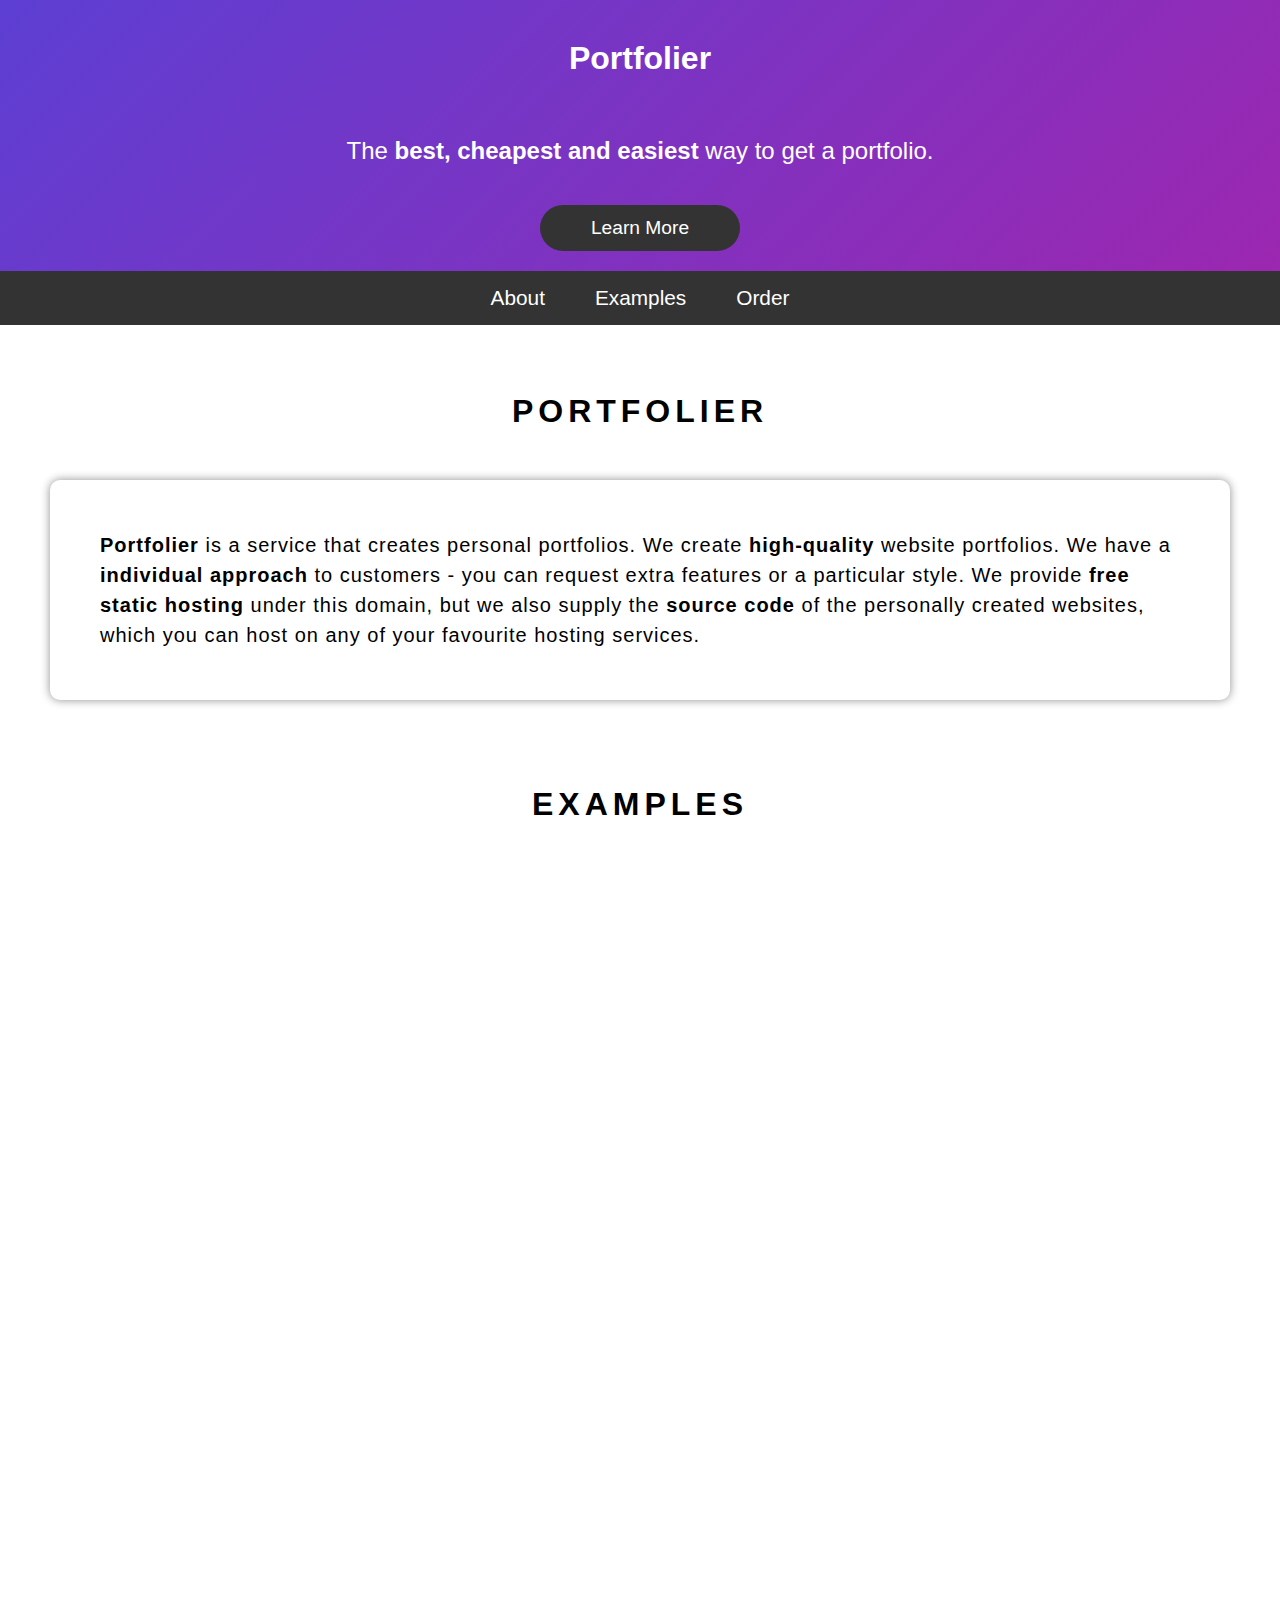
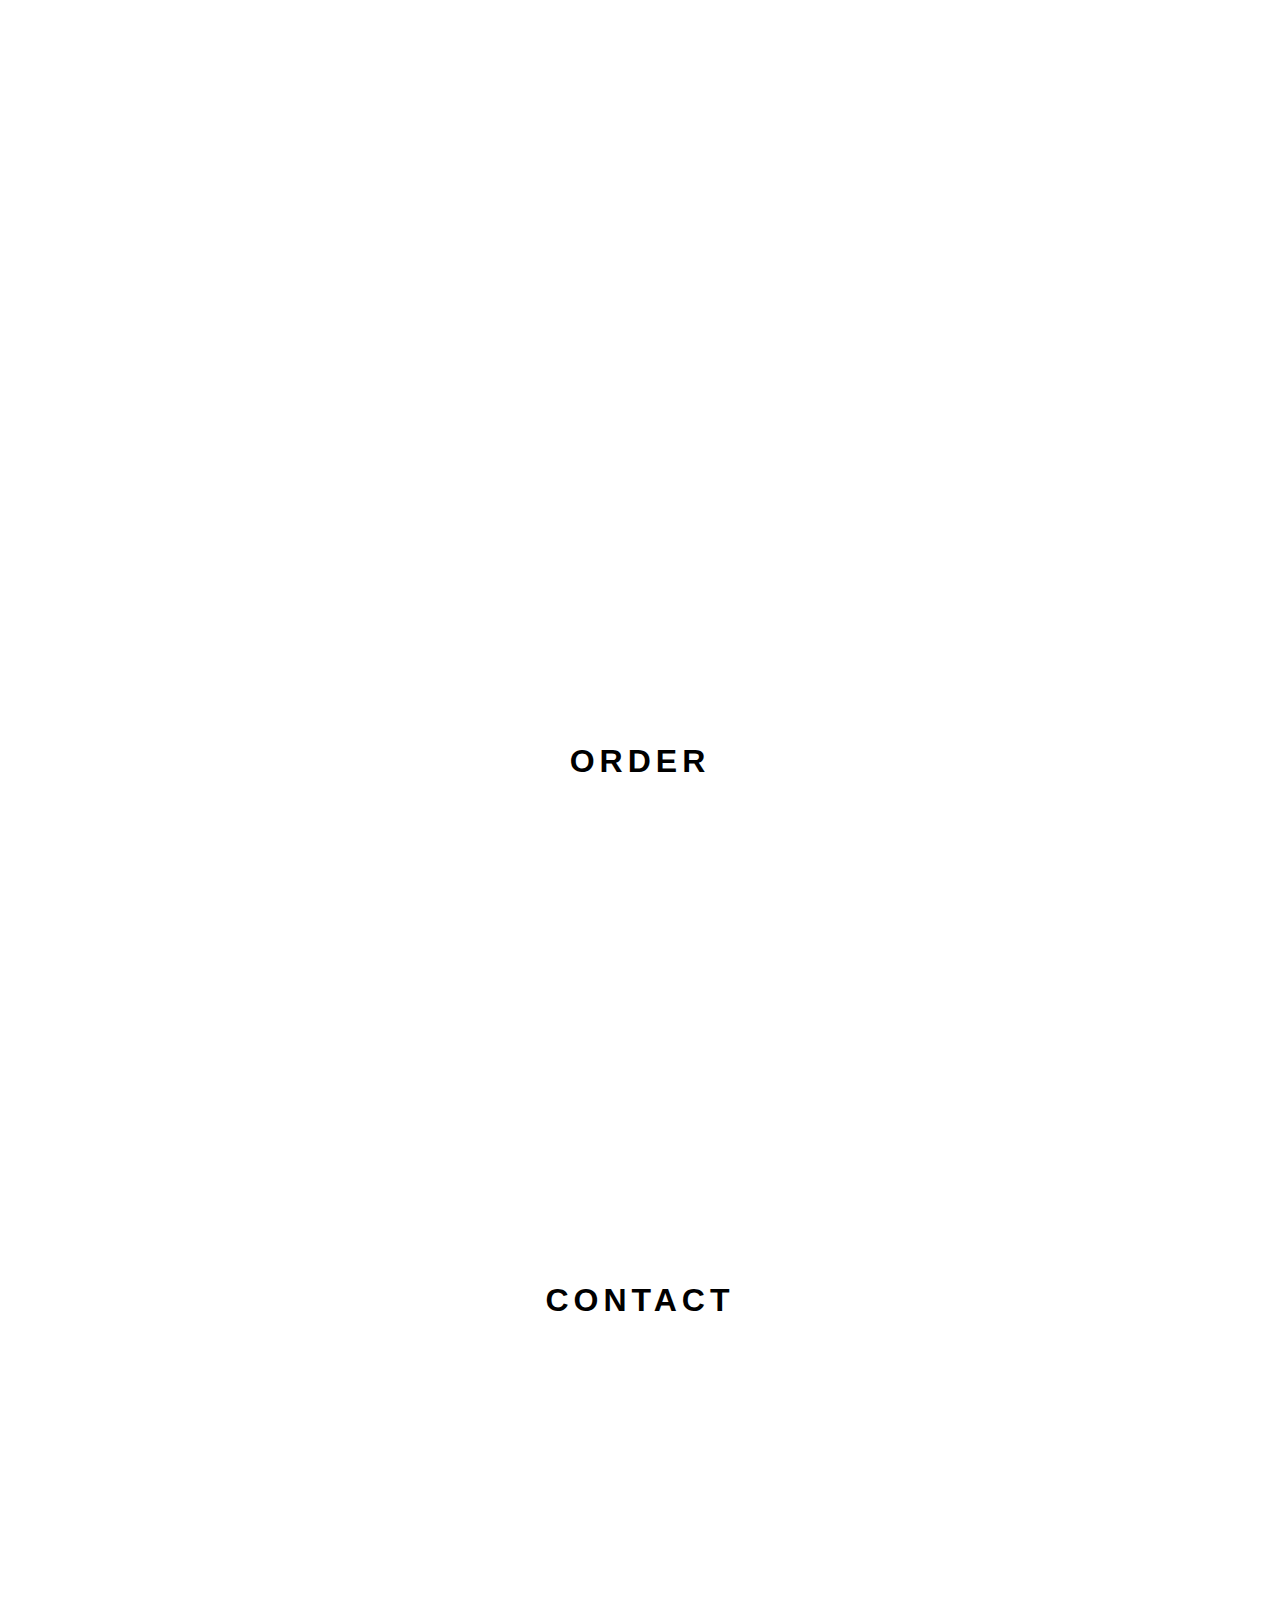
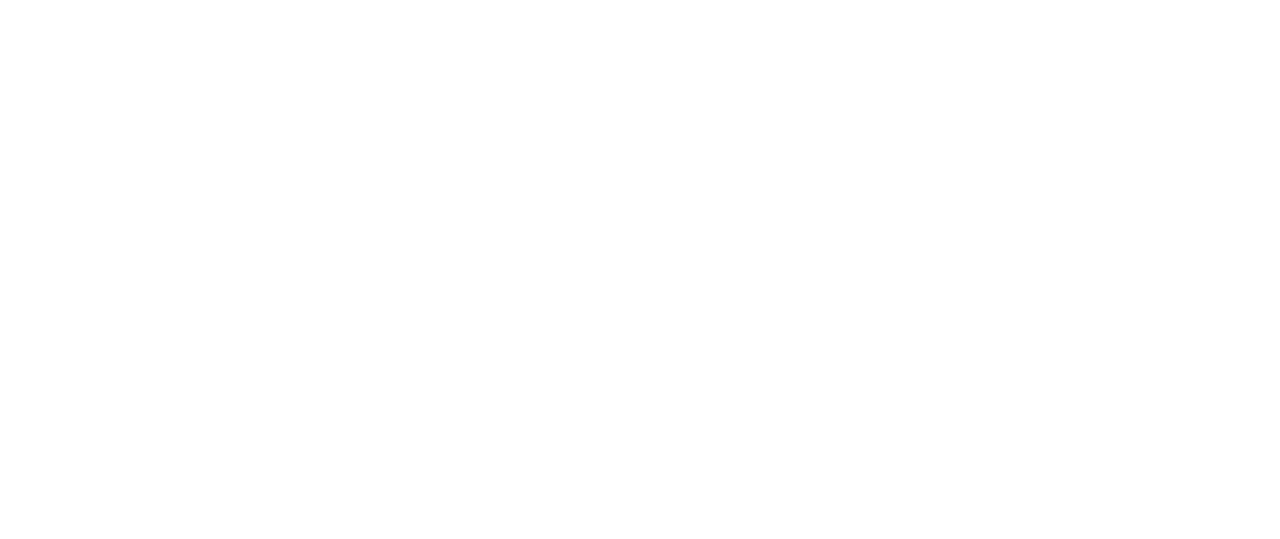
<file: index.html>
<html lang="en">
<head>
    <meta charset="UTF-8">
    <meta name="viewport" content="width=device-width, initial-scale=1">
    <title>Portfolier</title>
    <link rel="stylesheet" href="style.css">
</head>
<body>
<div id="header">
    <h1>Portfolier</h1>
    <h2>The <b>best, cheapest and easiest</b> way to get a portfolio.</h2>
    <a href="#about" class="hero-btn">Learn More</a>
</div>
<nav>
    <ul>
        <li><a href="#about">About</a></li>
        <li><a href="#websites">Examples</a></li>
        <li><a href="#order">Order</a></li>
    </ul>
</nav>
<br>
<h1 class="title">PORTFOLIER</h1>
<div id="about">
    <p><b>Portfolier</b> is a service that creates personal portfolios. We create <b>high-quality</b> website portfolios. We have a <b>individual approach</b> to customers - you can request extra features or a particular style. We provide <b>free static hosting</b> under this domain, but we also supply the <b>source code</b> of the personally created websites, which you can host on any of your favourite hosting services.</p>
</div>
<br>
<br>
<h1 class="title">EXAMPLES</h1>
<div id="websiteUnFocus" onclick="websiteFocus(-1)"><div style="rotate: -45deg"></div><div style="rotate: 225deg"></div></div>
<div id="websites">
    <div onclick="websiteFocus(0)" class="websiteExample"><iframe src="templatePortfolios/portfolio1.html" scrolling="no"></iframe></div>
    <div onclick="websiteFocus(1)" class="websiteExample"><iframe src="templatePortfolios/portfolio2.html" scrolling="no"></iframe></div>
    <div onclick="websiteFocus(2)" class="websiteExample" style="transform: translateX(100vw) rotate(-90deg)"><iframe src="templatePortfolios/portfolio3.html" scrolling="no"></iframe></div>
    <div onclick="websiteFocus(3)" class="websiteExample" style="transform: translateX(100vw) rotate(-90deg)"><iframe src="templatePortfolios/portfolio4.html" scrolling="no"></iframe></div>
</div>
<h1 class="title">ORDER</h1>
<div id="order">
    <p><b>Convinced?</b> order now and get your own portfolio website for <b>only $5!</b></p>
    <button onclick="document.location.href='https://www.fiverr.com/s/VYByKqx'">ORDER NOW</button>
    <p><b>Not convinced yet?</b> Visit our <b>contact section</b>, and we will answer any questions you have about this service!</p>
    <button onclick="document.location.href='#contact'">CONTACT US</button>
</div>
<h1 class="title">CONTACT</h1>
<div id="contact">
    <p>Any questions? <b>Contact us here!</b></p>
    <form>
        <input id="name" type="text" required placeholder=" ">
        <label for="name">Name & Surname</label>

        <input id="email" type="email" required placeholder=" ">
        <label for="email">Email address</label>

        <textarea id="question" required placeholder="Write your question..."></textarea>
        <label for="question"></label>

        <input type="submit" value="SEND">
    </form>
</div>
<br>
</body>
<script>
    let websiteClone = null;
    function websiteFocus(i) {
        let anyChanged = false;
        document.querySelectorAll(".websiteExample").forEach((website, index) => {
            if (index === i) {
                if (websiteClone !== null) return;
                websiteClone = website.cloneNode(true);
                document.body.appendChild(websiteClone);
                websiteClone.removeAttribute("style");
                websiteClone.removeAttribute("onclick");
                websiteClone.style.transform = "translateX(-100vw) translateY(-100vw)";
                websiteClone.className = "websiteExampleFull";
                websiteClone.firstChild.scrolling = "yes";
                setTimeout(() => {
                    websiteClone.style.scale = "1"
                    websiteClone.style.transform = "translateX(0) translateY(0)";
                }, 10);
                anyChanged = true;
            }
        });

        if (anyChanged) {
            document.getElementById("websiteUnFocus").style.transform = "translateX(0)";
        } else {
            document.getElementById("websiteUnFocus").style.transform = "translateX(-200px)";
            websiteClone.style.scale = "0";
            websiteClone.style.transform = "translateX(-100vw) translateY(-100vw)";
            setTimeout(() => {
                document.body.removeChild(websiteClone);
                websiteClone = null;
            }, 900);
        }
    }

    function isElementInView(element) {
        const rect = element.getBoundingClientRect();
        return (rect.top <= (window.innerHeight || document.documentElement.clientHeight) - 75);
    }
    // Smooth scroll
    document.querySelectorAll('nav a').forEach(anchor => {
        anchor.addEventListener('click', function(e) {
            e.preventDefault();
            document.querySelector(this.getAttribute('href')).scrollIntoView({
                behavior: 'smooth'
            });
        });
    });
    document.querySelector(".hero-btn").addEventListener('click', function(e) {
        e.preventDefault();
        document.querySelector(this.getAttribute('href')).scrollIntoView({
            behavior: 'smooth'
        });
    });
    document.querySelector("#order button").addEventListener('click', function(e) {
        e.preventDefault();
        document.querySelector(this.getAttribute('href')).scrollIntoView({
            behavior: 'smooth'
        });
    });

    setInterval(() => {
        document.querySelectorAll('.websiteExample').forEach(anchor => {
            if (isElementInView(anchor)) {
                anchor.style.transform = "translateX(0)";
                anchor.style.scale = "1";
            }
        });
        if (isElementInView(document.querySelector('#about'))) {
            document.querySelector('#about').style.opacity = "1";
            document.querySelector('#about').style.transform = "translateY(0)";
        }
        if (isElementInView(document.querySelector('#order'))) {
            document.querySelector('#order').style.opacity = "1";
            document.querySelector('#order').style.transform = "translateY(0)";
        }
        if (isElementInView(document.querySelector('#contact'))) {
            document.querySelector('#contact').style.opacity = "1";
            document.querySelector('#contact').style.transform = "translateY(0)";
        }
    }, 100)
</script>
</html>
</file>
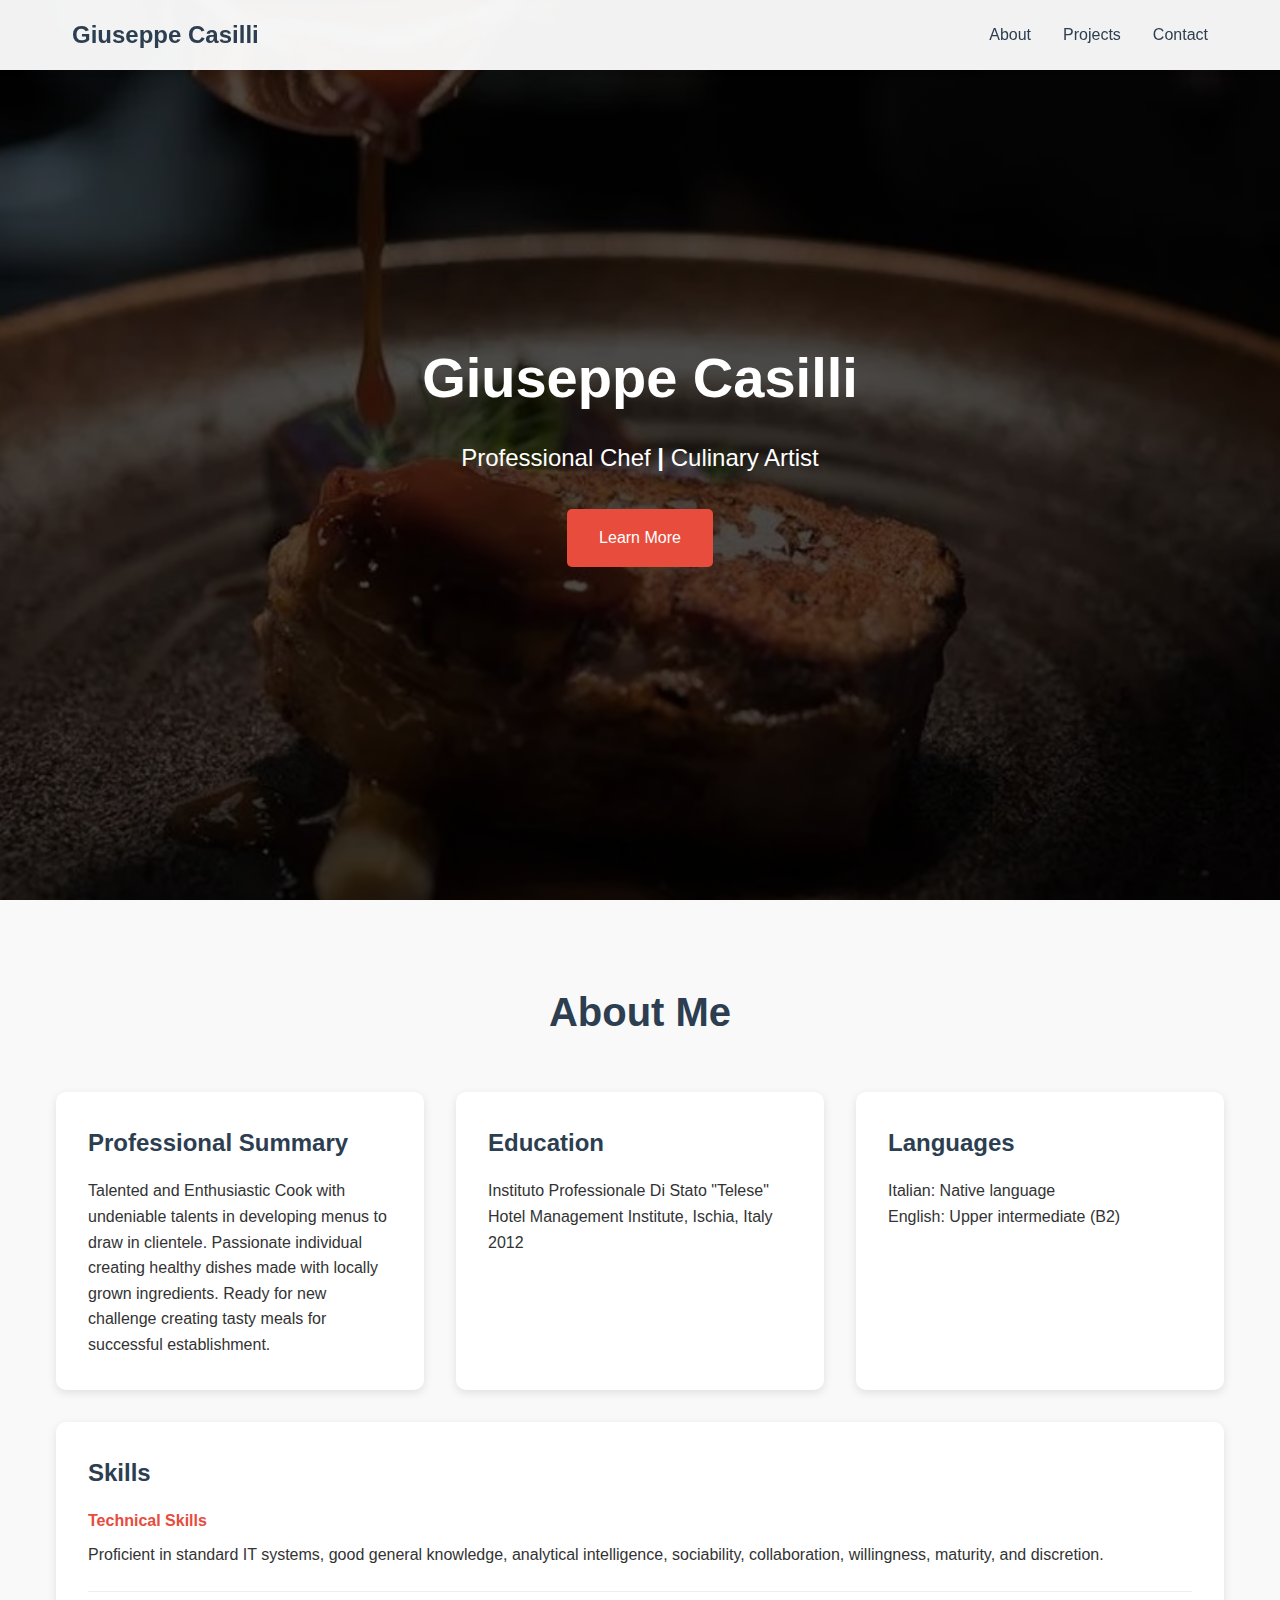
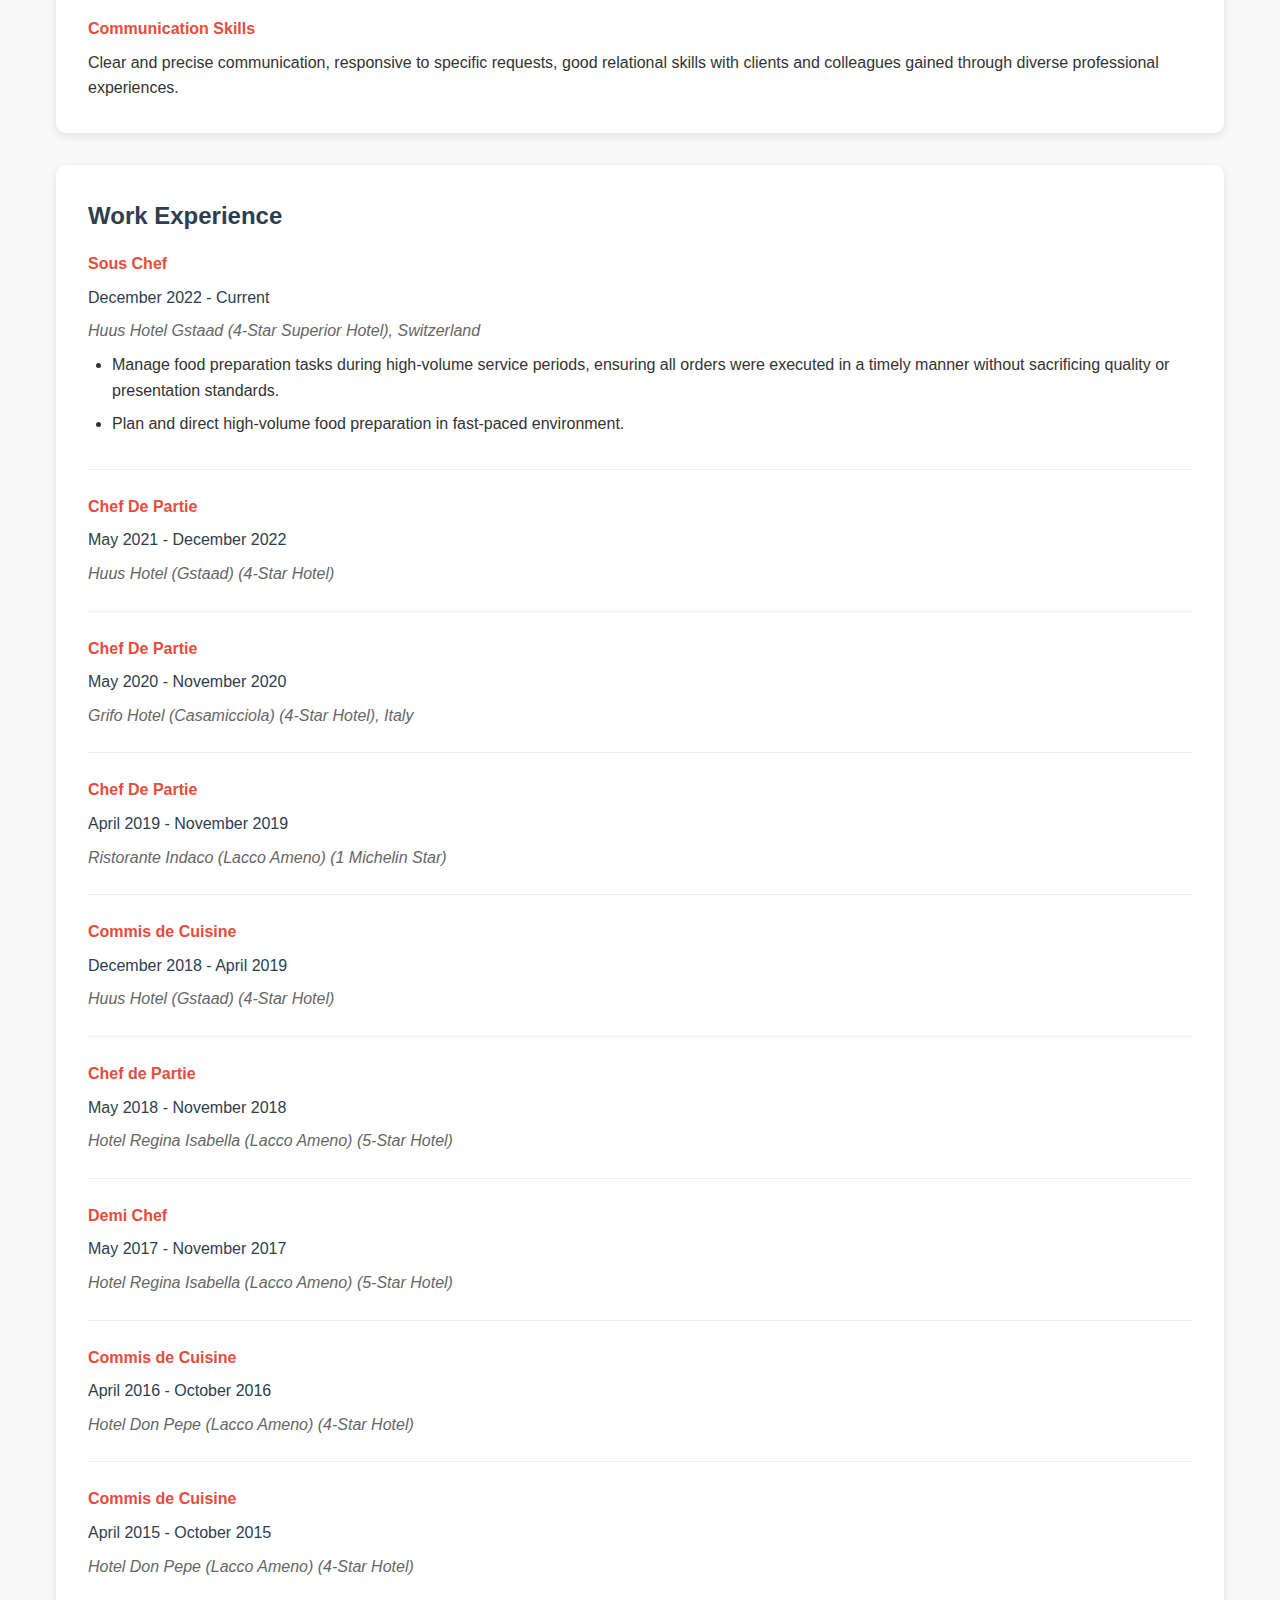
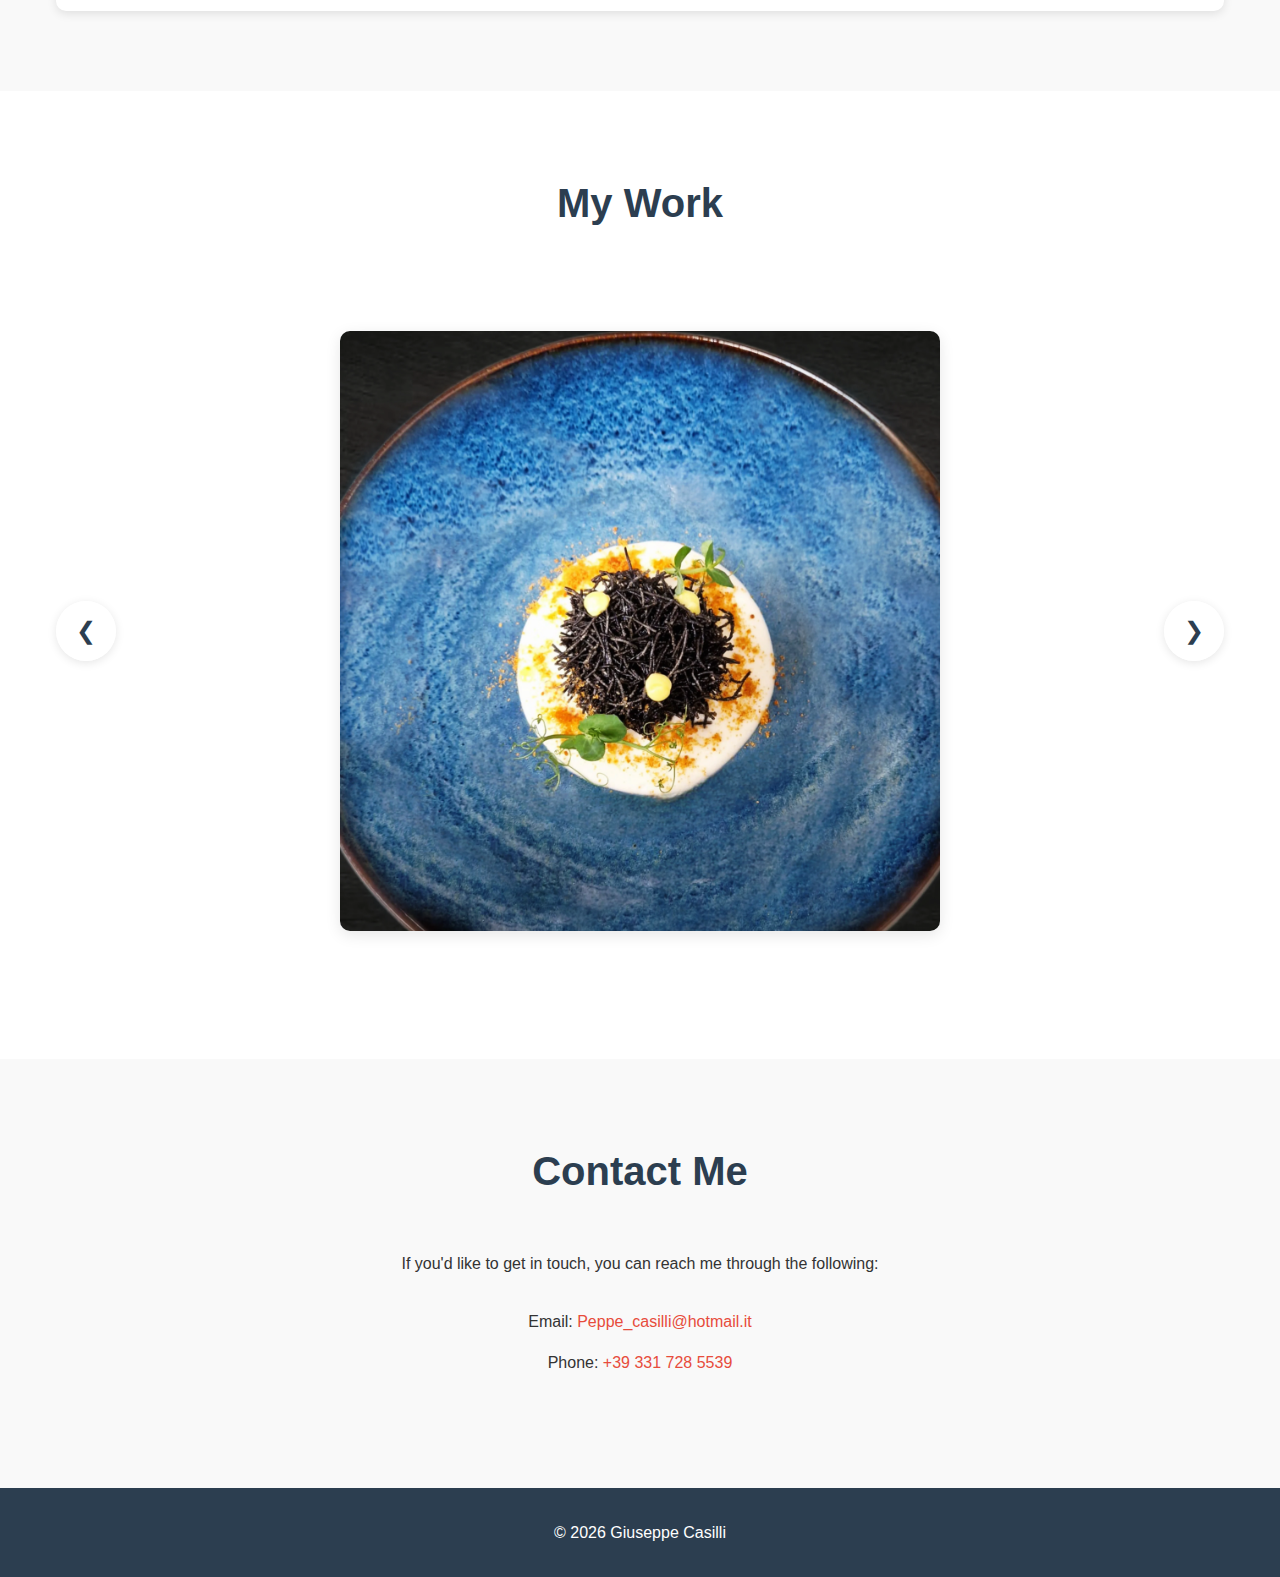
<file: p/gc/index.html>
<!DOCTYPE html>
<html lang="en">
<head>
    <meta charset="UTF-8">
    <meta name="viewport" content="width=device-width, initial-scale=1.0">
    <title>Giuseppe Casilli - Professional Chef</title>
    <link rel="stylesheet" href="https://cdnjs.cloudflare.com/ajax/libs/font-awesome/6.0.0/css/all.min.css">
    <style>
        :root {
            --primary-color: #2c3e50;
            --secondary-color: #e74c3c;
            --accent-color: #f1c40f;
            --text-color: #333;
            --light-bg: #f9f9f9;
            --white: #ffffff;
        }

        * {
            margin: 0;
            padding: 0;
            box-sizing: border-box;
            scroll-behavior: smooth;
        }

        body {
            font-family: 'Segoe UI', Tahoma, Geneva, Verdana, sans-serif;
            line-height: 1.6;
            color: var(--text-color);
        }

        /* Navigation */
        .navbar {
            position: fixed;
            top: 0;
            width: 100%;
            background: rgba(255, 255, 255, 0.95);
            padding: 1rem 0;
            box-shadow: 0 2px 5px rgba(0,0,0,0.1);
            z-index: 1000;
        }

        .nav-content {
            max-width: 1200px;
            margin: 0 auto;
            display: flex;
            justify-content: space-between;
            align-items: center;
            padding: 0 2rem;
        }

        .logo {
            font-size: 1.5rem;
            font-weight: bold;
            color: var(--primary-color);
        }

        .nav-links {
            display: flex;
            gap: 2rem;
        }

        .nav-links a {
            text-decoration: none;
            color: var(--primary-color);
            font-weight: 500;
            transition: color 0.3s ease;
        }

        .nav-links a:hover {
            color: var(--secondary-color);
        }

        /* Hero Section */
        .hero {
            height: 100vh;
            background: linear-gradient(rgba(0,0,0,0.7), rgba(0,0,0,0.7)), url('dishes/8.webp');
            background-size: cover;
            background-position: center;
            display: flex;
            align-items: center;
            justify-content: center;
            text-align: center;
            color: var(--white);
        }

        .hero-content {
            max-width: 800px;
            padding: 2rem;
        }

        .hero h1 {
            font-size: 3.5rem;
            margin-bottom: 1rem;
            animation: fadeInDown 1s ease;
        }

        .hero p {
            font-size: 1.5rem;
            margin-bottom: 2rem;
            animation: fadeInUp 1s ease;
        }

        .cta-button {
            display: inline-block;
            padding: 1rem 2rem;
            background: var(--secondary-color);
            color: var(--white);
            text-decoration: none;
            border-radius: 5px;
            transition: transform 0.3s ease;
            animation: fadeIn 1.5s ease;
        }

        .cta-button:hover {
            transform: translateY(-3px);
        }

        /* About Section */
        .about {
            padding: 5rem 2rem;
            background: var(--light-bg);
        }

        .section-title {
            text-align: center;
            font-size: 2.5rem;
            margin-bottom: 3rem;
            color: var(--primary-color);
        }

        .about-content {
            max-width: 1200px;
            margin: 0 auto;
            display: grid;
            grid-template-columns: repeat(auto-fit, minmax(300px, 1fr));
            gap: 2rem;
            padding: 0 1rem;
        }

        .about-card {
            background: var(--white);
            padding: 2rem;
            border-radius: 10px;
            box-shadow: 0 3px 10px rgba(0,0,0,0.1);
            transition: transform 0.3s ease;
            height: 100%;
            display: flex;
            flex-direction: column;
        }

        .about-card:hover {
            transform: translateY(-5px);
        }

        .about-card h3 {
            color: var(--primary-color);
            margin-bottom: 1rem;
            font-size: 1.5rem;
        }

        .work-experience {
            grid-column: 1 / -1;
        }

        .work-item {
            margin-bottom: 1.5rem;
            padding-bottom: 1.5rem;
            border-bottom: 1px solid #eee;
        }

        .work-item:last-child {
            border-bottom: none;
            margin-bottom: 0;
            padding-bottom: 0;
        }

        .work-item h4 {
            color: var(--secondary-color);
            margin-bottom: 0.5rem;
        }

        .work-item .date {
            color: var(--primary-color);
            font-weight: 500;
            margin-bottom: 0.5rem;
        }

        .work-item .location {
            color: #666;
            font-style: italic;
        }

        .work-item ul {
            margin-top: 0.5rem;
            padding-left: 1.5rem;
        }

        .work-item li {
            margin-bottom: 0.5rem;
        }

        /* Projects Section */
        .projects {
            padding: 5rem 2rem;
        }

        .carousel {
            max-width: 1200px;
            margin: 0 auto;
            position: relative;
            overflow: hidden;
            border-radius: 10px;
            padding: 2rem 0;
        }

        .carousel-container {
            display: flex;
            transition: transform 0.5s ease;
            align-items: center;
        }

        .carousel-item {
            min-width: 100%;
            padding: 1rem;
            display: flex;
            justify-content: center;
            align-items: center;
        }

        .carousel-item .image-container {
            width: 600px;
            height: 600px;
            position: relative;
            overflow: hidden;
            border-radius: 10px;
            box-shadow: 0 4px 15px rgba(0,0,0,0.1);
        }

        .carousel-item img {
            width: 100%;
            height: 100%;
            object-fit: cover;
            object-position: center;
            transition: transform 0.3s ease;
        }

        .carousel-item:hover img {
            transform: scale(1.05);
        }

        .carousel-button {
            position: absolute;
            top: 50%;
            transform: translateY(-50%);
            background: rgba(255,255,255,0.9);
            border: none;
            width: 60px;
            height: 60px;
            cursor: pointer;
            border-radius: 50%;
            display: flex;
            align-items: center;
            justify-content: center;
            font-size: 1.5rem;
            color: var(--primary-color);
            box-shadow: 0 2px 10px rgba(0,0,0,0.1);
            transition: all 0.3s ease;
            z-index: 10;
        }

        .carousel-button:hover {
            background: var(--white);
            transform: translateY(-50%) scale(1.1);
        }

        .prev {
            left: 1rem;
        }

        .next {
            right: 1rem;
        }

        /* Contact Section */
        .contact {
            padding: 5rem 2rem;
            background: var(--light-bg);
            text-align: center;
        }

        .contact-info {
            max-width: 600px;
            margin: 2rem auto;
        }

        .contact-info p {
            margin: 1rem 0;
        }

        .contact-info a {
            color: var(--secondary-color);
            text-decoration: none;
            font-weight: 500;
        }

        .contact-info a:hover {
            text-decoration: underline;
        }

        /* Footer */
        footer {
            background: var(--primary-color);
            color: var(--white);
            text-align: center;
            padding: 2rem;
        }

        /* Animations */
        @keyframes fadeIn {
            from { opacity: 0; }
            to { opacity: 1; }
        }

        @keyframes fadeInDown {
            from {
                opacity: 0;
                transform: translateY(-20px);
            }
            to {
                opacity: 1;
                transform: translateY(0);
            }
        }

        @keyframes fadeInUp {
            from {
                opacity: 0;
                transform: translateY(20px);
            }
            to {
                opacity: 1;
                transform: translateY(0);
            }
        }

        /* Responsive Design */
        @media (max-width: 768px) {
            .nav-links {
                display: none;
            }

            .hero h1 {
                font-size: 2.5rem;
            }

            .hero p {
                font-size: 1.2rem;
            }

            .section-title {
                font-size: 2rem;
            }

            .carousel-item .image-container {
                width: 90vw;
                height: 90vw;
                max-width: 400px;
                max-height: 400px;
            }

            .carousel-button {
                width: 50px;
                height: 50px;
                font-size: 1.2rem;
            }
        }
    </style>
</head>
<body>
    <!-- Navigation -->
    <nav class="navbar">
        <div class="nav-content">
            <div class="logo">Giuseppe Casilli</div>
            <div class="nav-links">
                <a href="#about">About</a>
                <a href="#projects">Projects</a>
                <a href="#contact">Contact</a>
            </div>
        </div>
    </nav>

    <!-- Hero Section -->
    <section class="hero">
        <div class="hero-content">
            <h1>Giuseppe Casilli</h1>
            <p>Professional Chef <b>|</b> Culinary Artist</p>
            <a href="#about" class="cta-button">Learn More</a>
        </div>
    </section>

    <!-- About Section -->
    <section id="about" class="about">
        <h2 class="section-title">About Me</h2>
        <div class="about-content">
            <div class="about-card">
                <h3>Professional Summary</h3>
                <p>Talented and Enthusiastic Cook with undeniable talents in developing menus to draw in clientele. Passionate individual creating healthy dishes made with locally grown ingredients. Ready for new challenge creating tasty meals for successful establishment.</p>
            </div>
            <div class="about-card">
                <h3>Education</h3>
                <p>Instituto Professionale Di Stato "Telese"<br>
                Hotel Management Institute, Ischia, Italy<br>
                2012</p>
            </div>
            <div class="about-card">
                <h3>Languages</h3>
                <p>Italian: Native language<br>
                English: Upper intermediate (B2)</p>
            </div>
            <div class="about-card work-experience">
                <h3>Skills</h3>
                <div class="work-item">
                    <h4>Technical Skills</h4>
                    <p>Proficient in standard IT systems, good general knowledge, analytical intelligence, sociability, collaboration, willingness, maturity, and discretion.</p>
                </div>
                <div class="work-item">
                    <h4>Communication Skills</h4>
                    <p>Clear and precise communication, responsive to specific requests, good relational skills with clients and colleagues gained through diverse professional experiences.</p>
                </div>
            </div>
            <div class="about-card work-experience">
                <h3>Work Experience</h3>
                <div class="work-item">
                    <h4>Sous Chef</h4>
                    <div class="date">December 2022 - Current</div>
                    <div class="location">Huus Hotel Gstaad (4-Star Superior Hotel), Switzerland</div>
                    <ul>
                        <li>Manage food preparation tasks during high-volume service periods, ensuring all orders were executed in a timely manner without sacrificing quality or presentation standards.</li>
                        <li>Plan and direct high-volume food preparation in fast-paced environment.</li>
                    </ul>
                </div>
                <div class="work-item">
                    <h4>Chef De Partie</h4>
                    <div class="date">May 2021 - December 2022</div>
                    <div class="location">Huus Hotel (Gstaad) (4-Star Hotel)</div>
                </div>
                <div class="work-item">
                    <h4>Chef De Partie</h4>
                    <div class="date">May 2020 - November 2020</div>
                    <div class="location">Grifo Hotel (Casamicciola) (4-Star Hotel), Italy</div>
                </div>
                <div class="work-item">
                    <h4>Chef De Partie</h4>
                    <div class="date">April 2019 - November 2019</div>
                    <div class="location">Ristorante Indaco (Lacco Ameno) (1 Michelin Star)</div>
                </div>
                <div class="work-item">
                    <h4>Commis de Cuisine</h4>
                    <div class="date">December 2018 - April 2019</div>
                    <div class="location">Huus Hotel (Gstaad) (4-Star Hotel)</div>
                </div>
                <div class="work-item">
                    <h4>Chef de Partie</h4>
                    <div class="date">May 2018 - November 2018</div>
                    <div class="location">Hotel Regina Isabella (Lacco Ameno) (5-Star Hotel)</div>
                </div>
                <div class="work-item">
                    <h4>Demi Chef</h4>
                    <div class="date">May 2017 - November 2017</div>
                    <div class="location">Hotel Regina Isabella (Lacco Ameno) (5-Star Hotel)</div>
                </div>
                <div class="work-item">
                    <h4>Commis de Cuisine</h4>
                    <div class="date">April 2016 - October 2016</div>
                    <div class="location">Hotel Don Pepe (Lacco Ameno) (4-Star Hotel)</div>
                </div>
                <div class="work-item">
                    <h4>Commis de Cuisine</h4>
                    <div class="date">April 2015 - October 2015</div>
                    <div class="location">Hotel Don Pepe (Lacco Ameno) (4-Star Hotel)</div>
                </div>
            </div>
        </div>
    </section>

    <!-- Projects Section -->
    <section id="projects" class="projects">
        <h2 class="section-title">My Work</h2>
        <div class="carousel">
            <div class="carousel-container">
                <div class="carousel-item">
                    <div class="image-container">
                        <img src="dishes/1.webp" alt="Culinary Creation 1">
                    </div>
                </div>
                <div class="carousel-item">
                    <div class="image-container">
                        <img src="dishes/2.webp" alt="Culinary Creation 2">
                    </div>
                </div>
                <div class="carousel-item">
                    <div class="image-container">
                        <img src="dishes/3.webp" alt="Culinary Creation 3">
                    </div>
                </div>
                <div class="carousel-item">
                    <div class="image-container">
                        <img src="dishes/4.webp" alt="Culinary Creation 4">
                    </div>
                </div>
                <div class="carousel-item">
                    <div class="image-container">
                        <img src="dishes/5.webp" alt="Culinary Creation 5">
                    </div>
                </div>
                <div class="carousel-item">
                    <div class="image-container">
                        <img src="dishes/6.webp" alt="Culinary Creation 6">
                    </div>
                </div>
                <div class="carousel-item">
                    <div class="image-container">
                        <img src="dishes/7.webp" alt="Culinary Creation 7">
                    </div>
                </div>
                <div class="carousel-item">
                    <div class="image-container">
                        <img src="dishes/8.webp" alt="Culinary Creation 8">
                    </div>
                </div>
                <div class="carousel-item">
                    <div class="image-container">
                        <img src="dishes/9.webp" alt="Culinary Creation 9">
                    </div>
                </div>
                <div class="carousel-item">
                    <div class="image-container">
                        <img src="dishes/10.webp" alt="Culinary Creation 10">
                    </div>
                </div>
            </div>
            <button class="carousel-button prev">❮</button>
            <button class="carousel-button next">❯</button>
        </div>
    </section>

    <!-- Contact Section -->
    <section id="contact" class="contact">
        <h2 class="section-title">Contact Me</h2>
        <p>If you'd like to get in touch, you can reach me through the following:</p>
        <div class="contact-info">
            <p>Email: <a href="mailto:Peppe_casilli@hotmail.it">Peppe_casilli@hotmail.it</a></p>
            <p>Phone: <a href="tel:+393317285539">+39 331 728 5539</a></p>
        </div>
    </section>

    <!-- Footer -->
    <footer>
        <p>© <soan id="year"></soan> Giuseppe Casilli</p>
    </footer>

    <script>
        document.getElementById('year').textContent = new Date().getFullYear();
        // Carousel functionality
        const carousel = document.querySelector('.carousel-container');
        const items = document.querySelectorAll('.carousel-item');
        const prevBtn = document.querySelector('.prev');
        const nextBtn = document.querySelector('.next');
        let currentIndex = 0;

        function updateCarousel() {
            carousel.style.transform = `translateX(-${currentIndex * 100}%)`;
        }

        prevBtn.addEventListener('click', () => {
            currentIndex = (currentIndex - 1 + items.length) % items.length;
            updateCarousel();
        });

        nextBtn.addEventListener('click', () => {
            currentIndex = (currentIndex + 1) % items.length;
            updateCarousel();
        });

        // Smooth scroll for navigation links
        document.querySelectorAll('a[href^="#"]').forEach(anchor => {
            anchor.addEventListener('click', function (e) {
                e.preventDefault();
                document.querySelector(this.getAttribute('href')).scrollIntoView({
                    behavior: 'smooth'
                });
            });
        });

        // Navbar scroll effect
        window.addEventListener('scroll', () => {
            const navbar = document.querySelector('.navbar');
            if (window.scrollY > 50) {
                navbar.style.background = 'rgba(255, 255, 255, 0.95)';
            } else {
                navbar.style.background = 'rgba(255, 255, 255, 0.8)';
            }
        });
    </script>
</body>
</html>
</file>
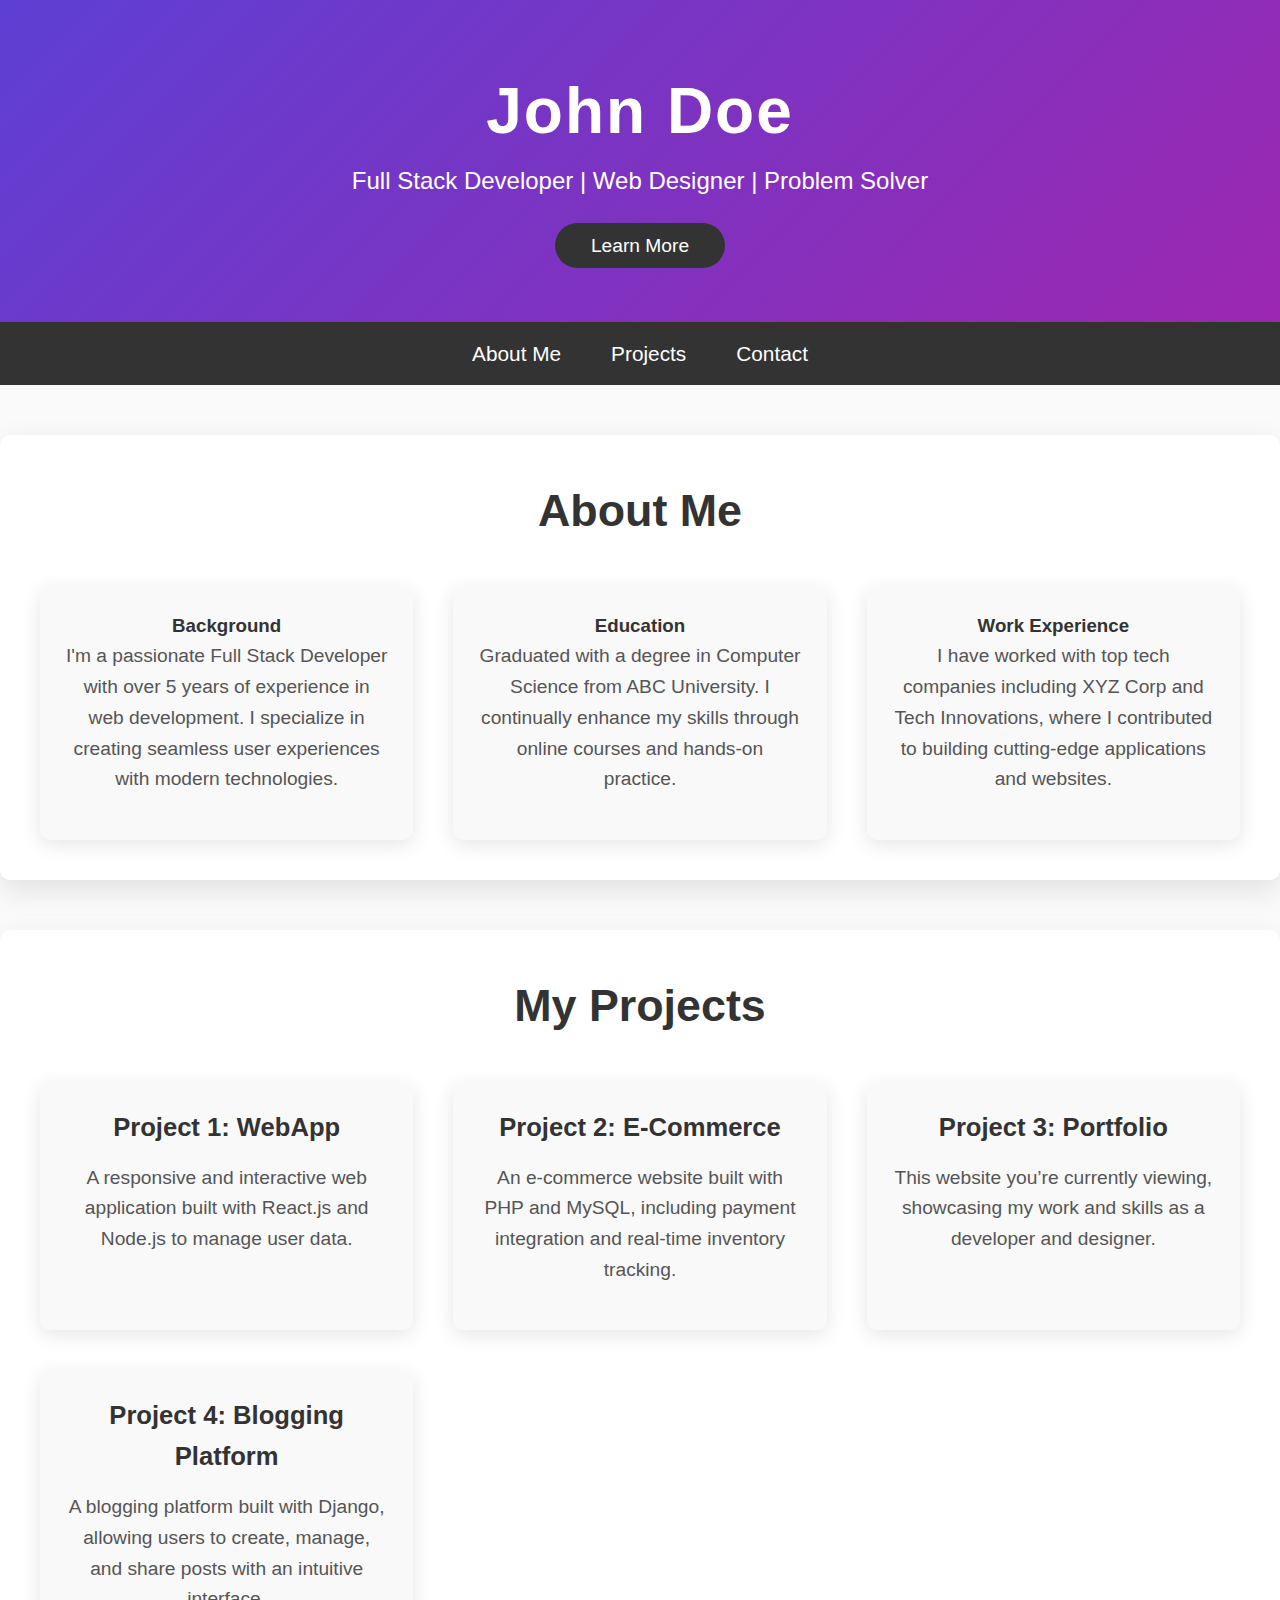
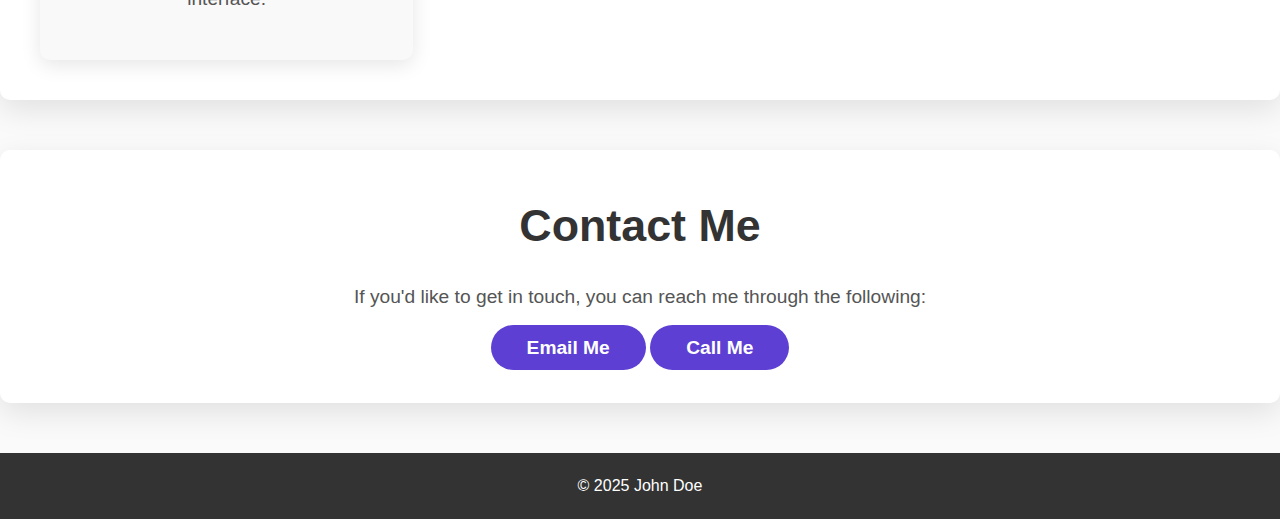
<file: templatePortfolios/portfolio1.html>
<!DOCTYPE html>
<html lang="en">
<head>
    <meta charset="UTF-8">
    <meta name="viewport" content="width=device-width, initial-scale=1.0">
    <meta http-equiv="X-UA-Compatible" content="ie=edge">
    <title>John Doe's Portfolio</title>
    <style>
        * {
            margin: 0;
            padding: 0;
            box-sizing: border-box;
        }
        body {
            font-family: 'Arial', sans-serif;
            background-color: #fafafa;
            color: #333;
            line-height: 1.6;
        }
        header {
            background: linear-gradient(135deg, #5D3FD3, #9C27B0);
            padding: 60px 20px;
            text-align: center;
            color: white;
            animation: fadeIn 1s ease-out;
        }
        header h1 {
            font-size: 4rem;
            letter-spacing: 2px;
        }
        header p {
            font-size: 1.5rem;
            margin-bottom: 30px;
        }
        .hero-btn {
            padding: 12px 36px;
            background-color: #333;
            color: white;
            text-decoration: none;
            font-size: 1.2rem;
            border-radius: 30px;
            transition: background-color 0.3s ease;
        }
        .hero-btn:hover {
            background-color: #9C27B0;
        }
        nav {
            position: sticky;
            top: 0;
            background-color: #333;
            padding: 15px 0;
            z-index: 100;
        }
        nav ul {
            display: flex;
            justify-content: center;
            list-style: none;
        }
        nav ul li {
            margin: 0 25px;
        }
        nav ul li a {
            color: white;
            text-decoration: none;
            font-size: 1.3rem;
            transition: color 0.3s ease;
        }
        nav ul li a:hover {
            color: #9C27B0;
        }
        section {
            padding: 100px 20px;
            text-align: center;
            animation: fadeIn 1.5s ease-out;
        }
        .about, .projects, .contact {
            background-color: white;
            margin: 50px 0;
            border-radius: 10px;
            box-shadow: 0 10px 30px rgba(0, 0, 0, 0.1);
            padding: 40px;
            transition: transform 0.3s ease-out;
        }
        .about h2, .projects h2, .contact h2 {
            font-size: 2.8rem;
            color: #333;
            margin-bottom: 20px;
        }
        .about p, .projects p, .contact p {
            font-size: 1.2rem;
            color: #555;
            margin-bottom: 20px;
        }
        .about-panels, .projects-cards {
            display: grid;
            grid-template-columns: 1fr 1fr 1fr;
            gap: 40px;
            margin-top: 40px;
        }
        .panel, .project-card {
            padding: 25px;
            background-color: #f9f9f9;
            border-radius: 10px;
            box-shadow: 0 5px 20px rgba(0, 0, 0, 0.1);
            transition: transform 0.3s ease-out, background-color 0.3s ease;
        }
        .panel:hover, .project-card:hover {
            transform: translateY(-10px);
        }
        .project-card:hover {
            background-color: #9C27B0;
            color: white;
        }
        .project-card h3 {
            font-size: 1.6rem;
            margin-bottom: 15px;
        }
        .contact-info a {
            color: white;
            background-color: #5D3FD3;
            padding: 12px 36px;
            text-decoration: none;
            font-weight: bold;
            border-radius: 30px;
            font-size: 1.2rem;
            transition: background-color 0.3s ease, transform 0.3s ease;
        }
        .contact-info a:hover {
            background-color: #9C27B0;
            transform: scale(1.05);
        }
        footer {
            background-color: #333;
            color: white;
            text-align: center;
            padding: 20px;
            position: relative;
            bottom: 0;
            width: 100%;
        }
        footer p {
            font-size: 1rem;
        }
        @media (max-width: 768px) {
            .about-panels, .projects-cards {
                grid-template-columns: 1fr;
            }
            .hero-btn {
                font-size: 1rem;
            }
            .about h2, .projects h2, .contact h2 {
                font-size: 2rem;
            }
            .panel, .project-card {
                padding: 20px;
            }
            .about p, .projects p {
                font-size: 1rem;
            }
        }

        /* Animation */
        @keyframes fadeIn {
            from {
                opacity: 0;
            }
            to {
                opacity: 1;
            }
        }
    </style>
</head>
<body>

<header>
    <h1>John Doe</h1>
    <p>Full Stack Developer | Web Designer | Problem Solver</p>
    <a href="#about" class="hero-btn">Learn More</a>
</header>

<nav>
    <ul>
        <li><a href="#about">About Me</a></li>
        <li><a href="#projects">Projects</a></li>
        <li><a href="#contact">Contact</a></li>
    </ul>
</nav>

<section id="about" class="about">
    <h2>About Me</h2>
    <div class="about-panels">
        <div class="panel">
            <h3>Background</h3>
            <p>I'm a passionate Full Stack Developer with over 5 years of experience in web development. I specialize in creating seamless user experiences with modern technologies.</p>
        </div>
        <div class="panel">
            <h3>Education</h3>
            <p>Graduated with a degree in Computer Science from ABC University. I continually enhance my skills through online courses and hands-on practice.</p>
        </div>
        <div class="panel">
            <h3>Work Experience</h3>
            <p>I have worked with top tech companies including XYZ Corp and Tech Innovations, where I contributed to building cutting-edge applications and websites.</p>
        </div>
    </div>
</section>

<section id="projects" class="projects">
    <h2>My Projects</h2>
    <div class="projects-cards">
        <div class="project-card">
            <h3>Project 1: WebApp</h3>
            <p>A responsive and interactive web application built with React.js and Node.js to manage user data.</p>
        </div>
        <div class="project-card">
            <h3>Project 2: E-Commerce</h3>
            <p>An e-commerce website built with PHP and MySQL, including payment integration and real-time inventory tracking.</p>
        </div>
        <div class="project-card">
            <h3>Project 3: Portfolio</h3>
            <p>This website you’re currently viewing, showcasing my work and skills as a developer and designer.</p>
        </div>
        <div class="project-card">
            <h3>Project 4: Blogging Platform</h3>
            <p>A blogging platform built with Django, allowing users to create, manage, and share posts with an intuitive interface.</p>
        </div>
    </div>
</section>

<section id="contact" class="contact">
    <h2>Contact Me</h2>
    <p>If you'd like to get in touch, you can reach me through the following:</p>
    <div class="contact-info">
        <a href="mailto:john.doe@example.com">Email Me</a>
        <a href="tel:+1234567890">Call Me</a>
    </div>
</section>

<footer>
    <p>&copy; 2025 John Doe</p>
</footer>

<script>
    // Smooth scroll
    document.querySelectorAll('nav a').forEach(anchor => {
        anchor.addEventListener('click', function(e) {
            e.preventDefault();
            document.querySelector(this.getAttribute('href')).scrollIntoView({
                behavior: 'smooth'
            });
        });
    });
    document.querySelector(".hero-btn").addEventListener('click', function(e) {
        e.preventDefault();
        document.querySelector(this.getAttribute('href')).scrollIntoView({
            behavior: 'smooth'
        });
    });
</script>
</body>
</html>
</file>
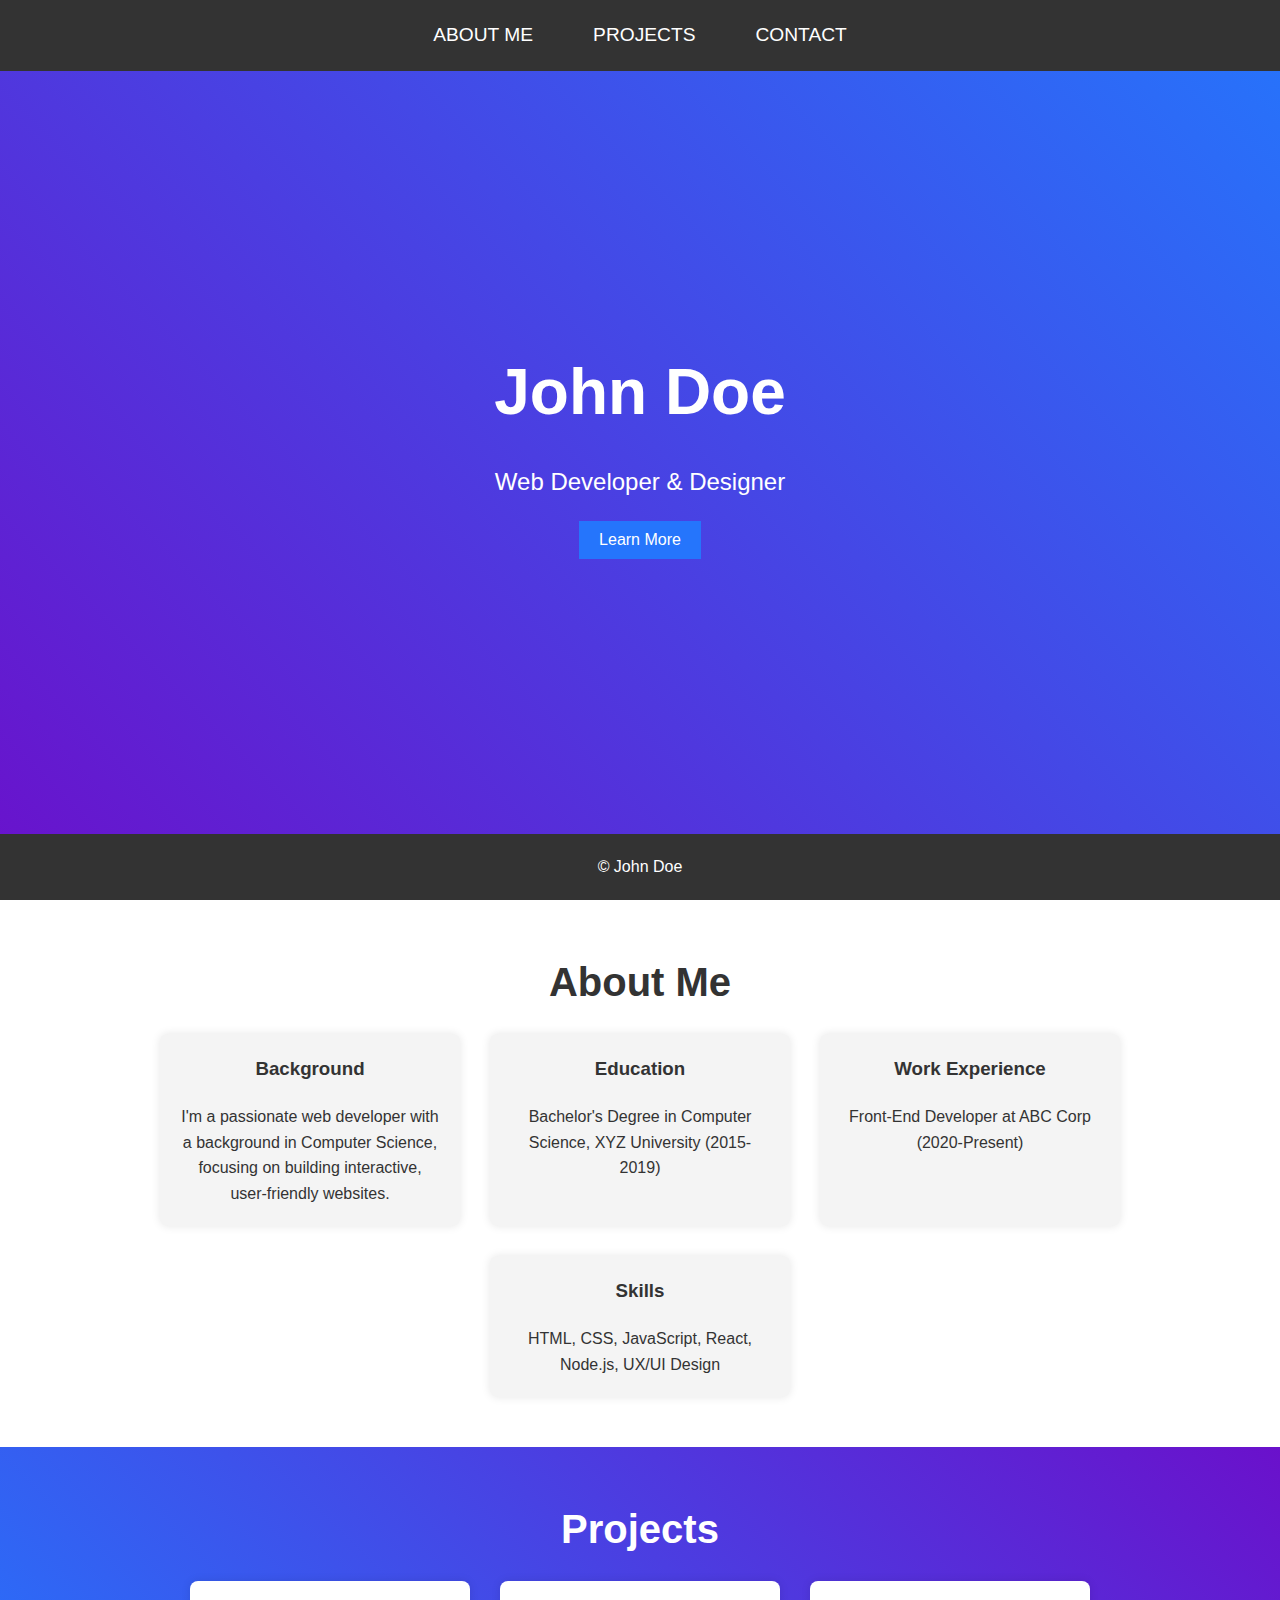
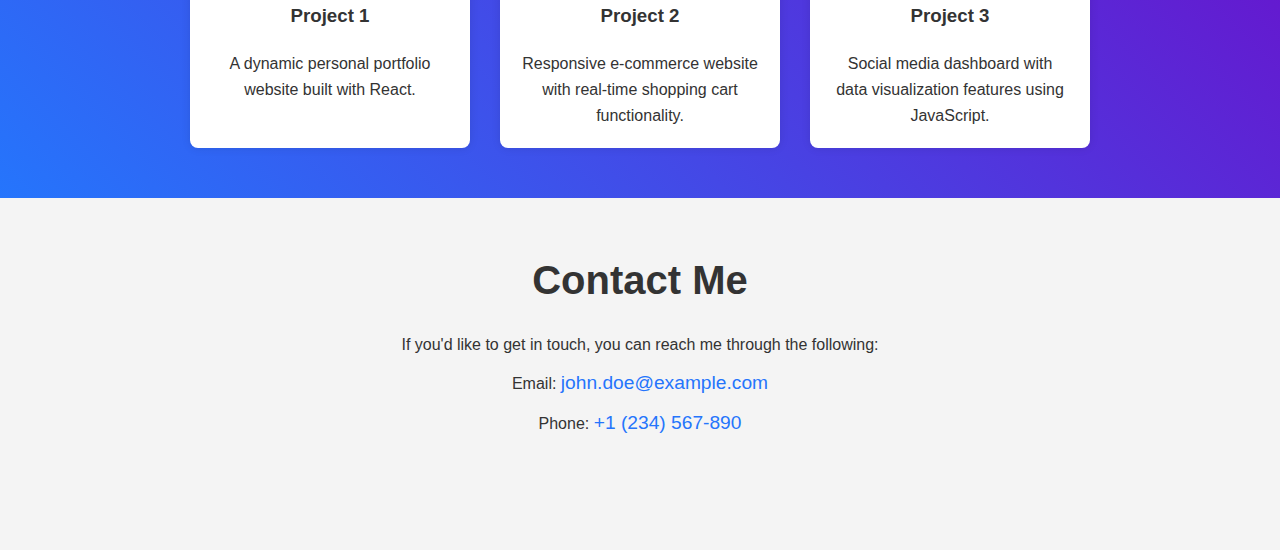
<file: templatePortfolios/portfolio2.html>
<!DOCTYPE html>
<html lang="en">
<head>
    <meta charset="UTF-8">
    <meta name="viewport" content="width=device-width, initial-scale=1.0">
    <title>John Doe - Portfolio</title>
    <style>
        /* General Reset */
        * {
            margin: 0;
            padding: 0;
            box-sizing: border-box;
        }

        body {
            font-family: Arial, sans-serif;
            line-height: 1.6;
            background-color: #f4f4f4;
            color: #333;
        }

        a {
            text-decoration: none;
            color: inherit;
        }

        h1, h2, h3 {
            margin-bottom: 20px;
        }

        /* Hero Section */
        .hero {
            display: flex;
            flex-direction: column;
            justify-content: center;
            align-items: center;
            height: 100vh;
            background: linear-gradient(45deg, #6a11cb, #2575fc);
            color: white;
            text-align: center;
            padding: 0 20px;
        }

        .hero h1 {
            font-size: 4em;
        }

        .hero p {
            font-size: 1.5em;
            margin-bottom: 20px;
        }

        .hero button {
            background-color: #2575fc;
            border: none;
            padding: 10px 20px;
            font-size: 1em;
            color: white;
            cursor: pointer;
            transition: 0.3s ease;
        }

        .hero button:hover {
            background-color: #6a11cb;
        }

        /* Sticky Navigation Bar */
        nav {
            position: fixed;
            top: 0;
            left: 0;
            width: 100%;
            background-color: #333;
            z-index: 10;
            padding: 10px 0;
        }

        nav ul {
            display: flex;
            justify-content: center;
        }

        nav ul li {
            list-style: none;
            margin: 0 20px;
        }

        nav ul li a {
            color: white;
            font-size: 1.2em;
            padding: 10px;
            display: block;
            text-transform: uppercase;
            transition: color 0.3s ease;
        }

        nav ul li a:hover {
            color: #2575fc;
        }

        /* About Me Section */
        #about {
            background-color: white;
            padding: 50px 20px;
            text-align: center;
        }

        #about h2 {
            font-size: 2.5em;
            margin-bottom: 20px;
        }

        .about-section {
            display: flex;
            justify-content: center;
            gap: 30px;
            flex-wrap: wrap;
        }

        .about-panel {
            background-color: #f4f4f4;
            padding: 20px;
            width: 300px;
            border-radius: 8px;
            box-shadow: 0 0 10px rgba(0, 0, 0, 0.1);
            transition: transform 0.3s ease;
        }

        .about-panel:hover {
            transform: translateY(-10px);
        }

        /* Projects Section */
        #projects {
            padding: 50px 20px;
            background: linear-gradient(45deg, #2575fc, #6a11cb);
            color: white;
            text-align: center;
        }

        #projects h2 {
            font-size: 2.5em;
            margin-bottom: 20px;
        }

        .projects-container {
            display: flex;
            justify-content: center;
            gap: 30px;
            flex-wrap: wrap;
        }

        .project-card {
            background-color: white;
            width: 280px;
            border-radius: 8px;
            padding: 20px;
            box-shadow: 0 0 10px rgba(0, 0, 0, 0.1);
            color: #333;
            text-align: center;
            transition: transform 0.3s ease;
        }

        .project-card:hover {
            transform: scale(1.05);
        }

        /* Contact Section */
        #contact {
            background-color: #f4f4f4;
            padding: 50px 20px;
            text-align: center;
        }

        #contact h2 {
            font-size: 2.5em;
            margin-bottom: 20px;
        }

        .contact-info p {
            margin: 10px 0;
        }

        .contact-info a {
            color: #2575fc;
            font-size: 1.2em;
            transition: color 0.3s ease;
        }

        .contact-info a:hover {
            color: #6a11cb;
        }

        /* Footer */
        footer {
            background-color: #333;
            color: white;
            text-align: center;
            padding: 20px 0;
            position: fixed;
            bottom: 0;
            width: 100%;
        }

        footer p {
            font-size: 1em;
        }

        /* Smooth Scroll */
        html {
            scroll-behavior: smooth;
        }

        /* Responsive Design */
        @media screen and (max-width: 768px) {
            .hero h1 {
                font-size: 3em;
            }

            nav ul {
                flex-direction: column;
            }

            .about-section {
                flex-direction: column;
                align-items: center;
            }

            .projects-container {
                flex-direction: column;
            }
        }
    </style>
</head>
<body>

<!-- Navigation Bar -->
<nav>
    <ul>
        <li><a href="#about">About Me</a></li>
        <li><a href="#projects">Projects</a></li>
        <li><a href="#contact">Contact</a></li>
    </ul>
</nav>

<!-- Hero Section -->
<section class="hero">
    <h1>John Doe</h1>
    <p>Web Developer & Designer</p>
    <button onclick="document.getElementById('about').scrollIntoView()">Learn More</button>
</section>

<!-- About Me Section -->
<section id="about">
    <h2>About Me</h2>
    <div class="about-section">
        <div class="about-panel">
            <h3>Background</h3>
            <p>I'm a passionate web developer with a background in Computer Science, focusing on building interactive, user-friendly websites.</p>
        </div>
        <div class="about-panel">
            <h3>Education</h3>
            <p>Bachelor's Degree in Computer Science, XYZ University (2015-2019)</p>
        </div>
        <div class="about-panel">
            <h3>Work Experience</h3>
            <p>Front-End Developer at ABC Corp (2020-Present)</p>
        </div>
        <div class="about-panel">
            <h3>Skills</h3>
            <p>HTML, CSS, JavaScript, React, Node.js, UX/UI Design</p>
        </div>
    </div>
</section>

<!-- Projects Section -->
<section id="projects">
    <h2>Projects</h2>
    <div class="projects-container">
        <div class="project-card">
            <h3>Project 1</h3>
            <p>A dynamic personal portfolio website built with React.</p>
        </div>
        <div class="project-card">
            <h3>Project 2</h3>
            <p>Responsive e-commerce website with real-time shopping cart functionality.</p>
        </div>
        <div class="project-card">
            <h3>Project 3</h3>
            <p>Social media dashboard with data visualization features using JavaScript.</p>
        </div>
    </div>
</section>

<!-- Contact Section -->
<section id="contact">
    <h2>Contact Me</h2>
    <p>If you'd like to get in touch, you can reach me through the following:</p>
    <div class="contact-info">
        <p>Email: <a href="mailto:john.doe@example.com">john.doe@example.com</a></p>
        <p>Phone: <a href="tel:+1234567890">+1 (234) 567-890</a></p>
    </div>
</section>
<br><br>
<!-- Footer -->
<footer>
    <p>© John Doe</p>
</footer>

</body>
</html>
</file>
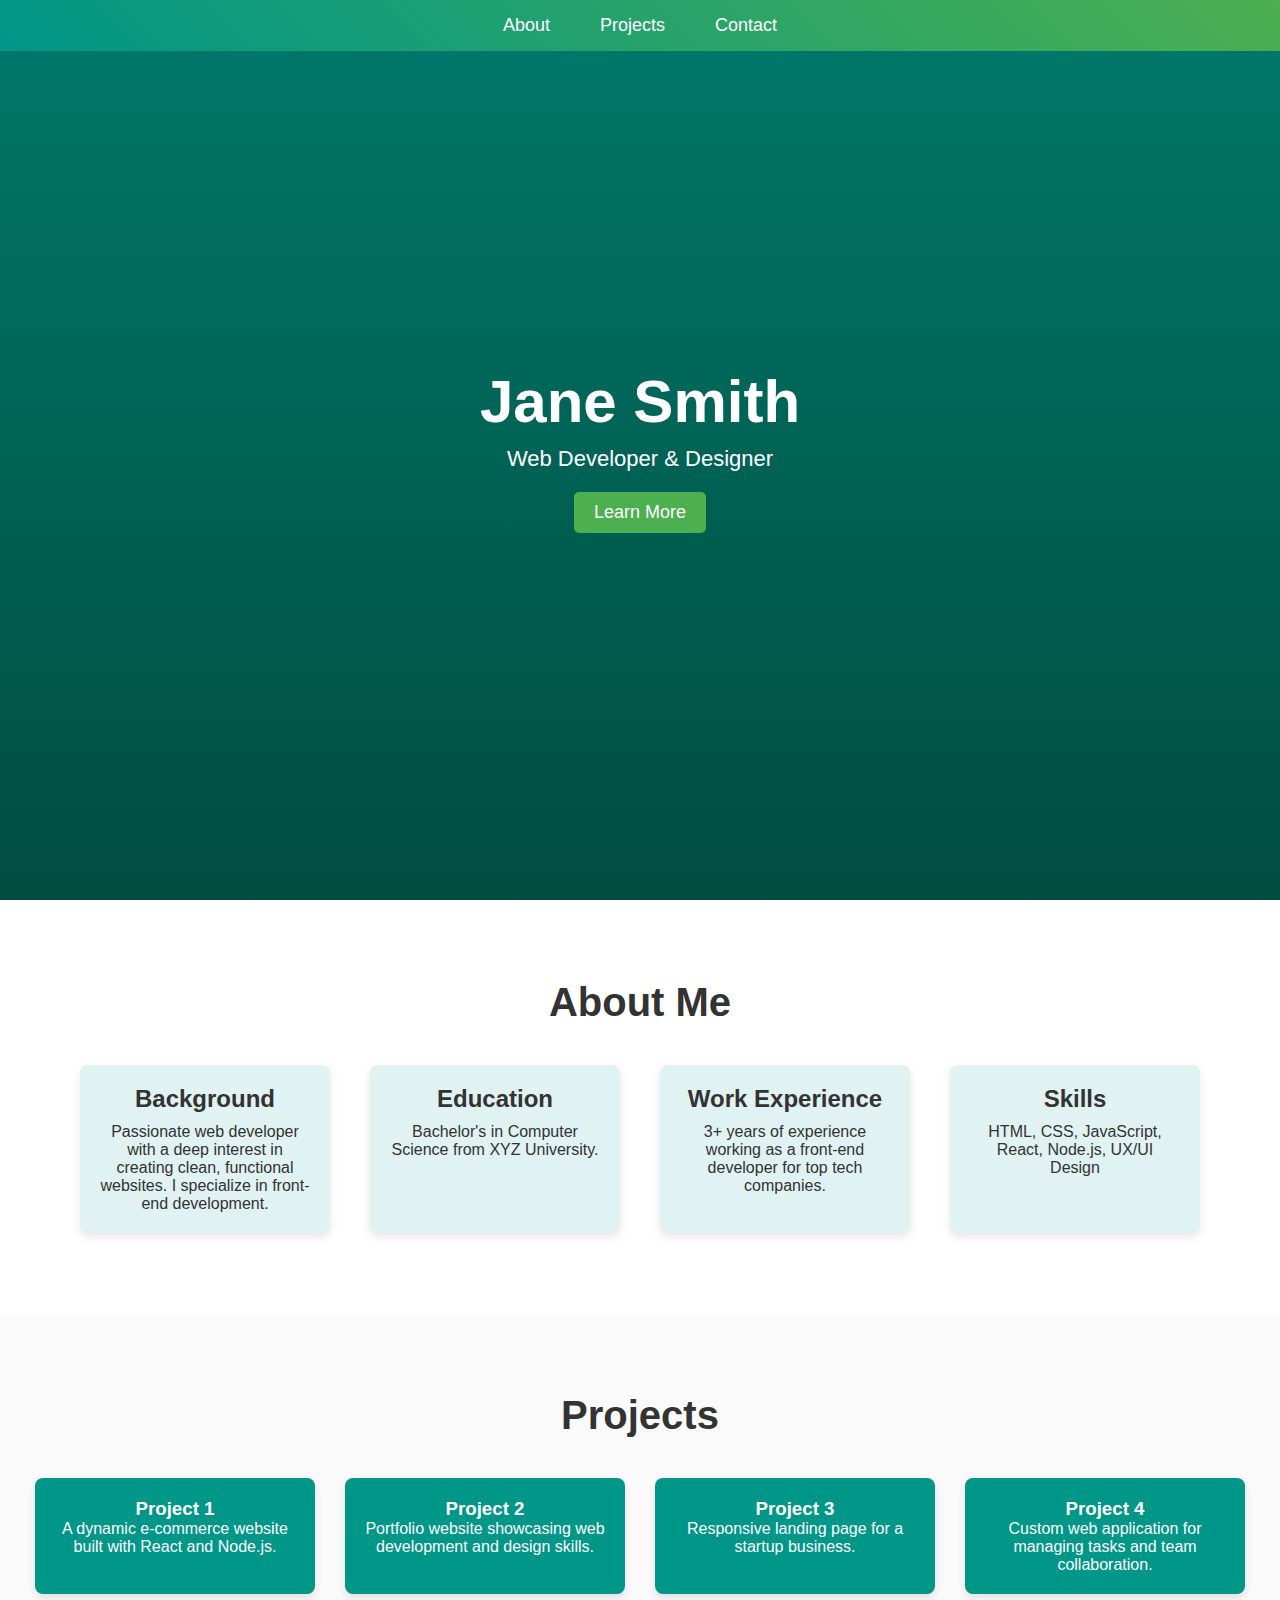
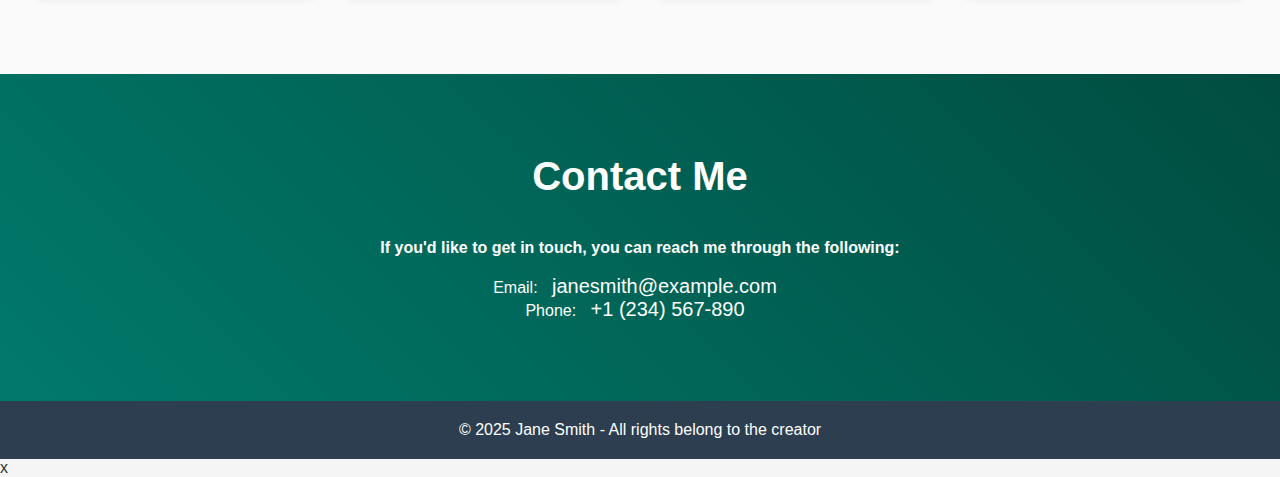
<file: templatePortfolios/portfolio3.html>
<!DOCTYPE html>
<html lang="en">
<head>
    <meta charset="UTF-8">
    <meta name="viewport" content="width=device-width, initial-scale=1.0">
    <meta http-equiv="X-UA-Compatible" content="ie=edge">
    <title>Jane Smith - Portfolio</title>
    <style>
        /* General Reset */
        * {
            margin: 0;
            padding: 0;
            box-sizing: border-box;
            font-family: 'Arial', sans-serif;
        }

        body {
            background-color: #f5f5f5;
            color: #333;
        }

        /* Sticky Navigation Bar */
        nav {
            position: fixed;
            top: 0;
            left: 0;
            right: 0;
            background: linear-gradient(45deg, #009688, #4caf50);
            padding: 15px 30px;
            z-index: 10;
        }

        nav ul {
            list-style: none;
            display: flex;
            justify-content: center;
        }

        nav ul li {
            margin: 0 15px;
        }

        nav ul li a {
            color: white;
            text-decoration: none;
            font-size: 18px;
            padding: 5px 10px;
            border-radius: 5px;
            transition: all 0.3s ease;
        }

        nav ul li a:hover {
            background: rgba(255, 255, 255, 0.2);
        }

        /* Hero Section */
        .hero {
            height: 100vh;
            background: linear-gradient(to bottom, #00796b, #004d40);
            display: flex;
            justify-content: center;
            align-items: center;
            color: white;
            text-align: center;
        }

        .hero h1 {
            font-size: 60px;
            margin-bottom: 10px;
        }

        .hero p {
            font-size: 22px;
            margin-bottom: 20px;
        }

        .btn-learn-more {
            background-color: #4caf50;
            color: white;
            border: none;
            padding: 10px 20px;
            font-size: 18px;
            cursor: pointer;
            border-radius: 5px;
            transition: all 0.3s ease;
        }

        .btn-learn-more:hover {
            background-color: #388e3c;
        }

        /* About Section */
        #about {
            padding: 80px 0;
            background-color: #ffffff;
        }

        #about h2 {
            text-align: center;
            margin-bottom: 40px;
            font-size: 40px;
        }

        .about-content {
            display: flex;
            flex-wrap: wrap;
            justify-content: center;
            gap: 40px;
        }

        .about-panel {
            background-color: #e0f2f1;
            padding: 20px;
            border-radius: 8px;
            width: 250px;
            text-align: center;
            box-shadow: 0 4px 10px rgba(0, 0, 0, 0.1);
            transition: all 0.3s ease;
        }

        .about-panel:hover {
            transform: translateY(-10px);
        }

        .about-panel h3 {
            font-size: 24px;
            margin-bottom: 10px;
        }

        .about-panel p {
            font-size: 16px;
        }

        /* Projects Section */
        #projects {
            padding: 80px 0;
            background-color: #fafafa;
        }

        #projects h2 {
            text-align: center;
            margin-bottom: 40px;
            font-size: 40px;
        }

        .project-cards {
            display: flex;
            justify-content: center;
            gap: 30px;
            flex-wrap: wrap;
        }

        .project-card {
            background: #009688;
            color: white;
            width: 280px;
            padding: 20px;
            border-radius: 8px;
            text-align: center;
            box-shadow: 0 4px 10px rgba(0, 0, 0, 0.1);
            cursor: pointer;
            transition: all 0.3s ease;
        }

        .project-card:hover {
            background: #004d40;
            transform: translateY(-10px);
        }

        /* Contact Section */
        #contact {
            padding: 80px 0;
            background: linear-gradient(45deg, #00796b, #004d40);
            color: white;
        }

        #contact h2 {
            text-align: center;
            margin-bottom: 40px;
            font-size: 40px;
        }

        .contact-info {
            text-align: center;
        }

        .contact-info a {
            color: white;
            font-size: 20px;
            text-decoration: none;
            margin: 10px;
            transition: all 0.3s ease;
        }

        .contact-info a:hover {
            text-decoration: underline;
        }

        /* Footer */
        footer {
            text-align: center;
            padding: 20px;
            background-color: #2c3e50;
            color: white;
        }

        footer p {
            font-size: 16px;
        }

        /* Smooth Scrolling */
        html {
            scroll-behavior: smooth;
        }

        /* Responsive Design */
        @media (max-width: 768px) {
            .about-content {
                flex-direction: column;
                align-items: center;
            }

            .project-cards {
                flex-direction: column;
                align-items: center;
            }

            .hero h1 {
                font-size: 40px;
            }

            .hero p {
                font-size: 18px;
            }
        }
    </style>
</head>
<body>

<!-- Navigation -->
<nav>
    <ul>
        <li><a href="#about">About</a></li>
        <li><a href="#projects">Projects</a></li>
        <li><a href="#contact">Contact</a></li>
    </ul>
</nav>

<!-- Hero Section -->
<section class="hero">
    <div>
        <h1>Jane Smith</h1>
        <p>Web Developer & Designer</p>
        <button class="btn-learn-more" onclick="document.getElementById('about').scrollIntoView()">Learn More</button>
    </div>
</section>

<!-- About Section -->
<section id="about">
    <h2>About Me</h2>
    <div class="about-content">
        <div class="about-panel">
            <h3>Background</h3>
            <p>Passionate web developer with a deep interest in creating clean, functional websites. I specialize in front-end development.</p>
        </div>
        <div class="about-panel">
            <h3>Education</h3>
            <p>Bachelor's in Computer Science from XYZ University.</p>
        </div>
        <div class="about-panel">
            <h3>Work Experience</h3>
            <p>3+ years of experience working as a front-end developer for top tech companies.</p>
        </div>
        <div class="about-panel">
            <h3>Skills</h3>
            <p>HTML, CSS, JavaScript, React, Node.js, UX/UI Design</p>
        </div>
    </div>
</section>

<!-- Projects Section -->
<section id="projects">
    <h2>Projects</h2>
    <div class="project-cards">
        <div class="project-card">
            <h3>Project 1</h3>
            <p>A dynamic e-commerce website built with React and Node.js.</p>
        </div>
        <div class="project-card">
            <h3>Project 2</h3>
            <p>Portfolio website showcasing web development and design skills.</p>
        </div>
        <div class="project-card">
            <h3>Project 3</h3>
            <p>Responsive landing page for a startup business.</p>
        </div>
        <div class="project-card">
            <h3>Project 4</h3>
            <p>Custom web application for managing tasks and team collaboration.</p>
        </div>
    </div>
</section>

<!-- Contact Section -->
<section id="contact" class="contact">
    <h2>Contact Me</h2>
    <p style="text-align: center; font-weight: bold;">If you'd like to get in touch, you can reach me through the following:</p>
    <br>
    <div class="contact-info">
        <p>Email: <a href="mailto:janesmith@example.com">janesmith@example.com</a></p>
        <p>Phone: <a href="tel:+1234567890">+1 (234) 567-890</a></p>
    </div>
</section>

<!-- Footer -->
<footer>
    <p>© 2025 Jane Smith - All rights belong to the creator</p>
</footer>

</body>
</html>
x
</file>
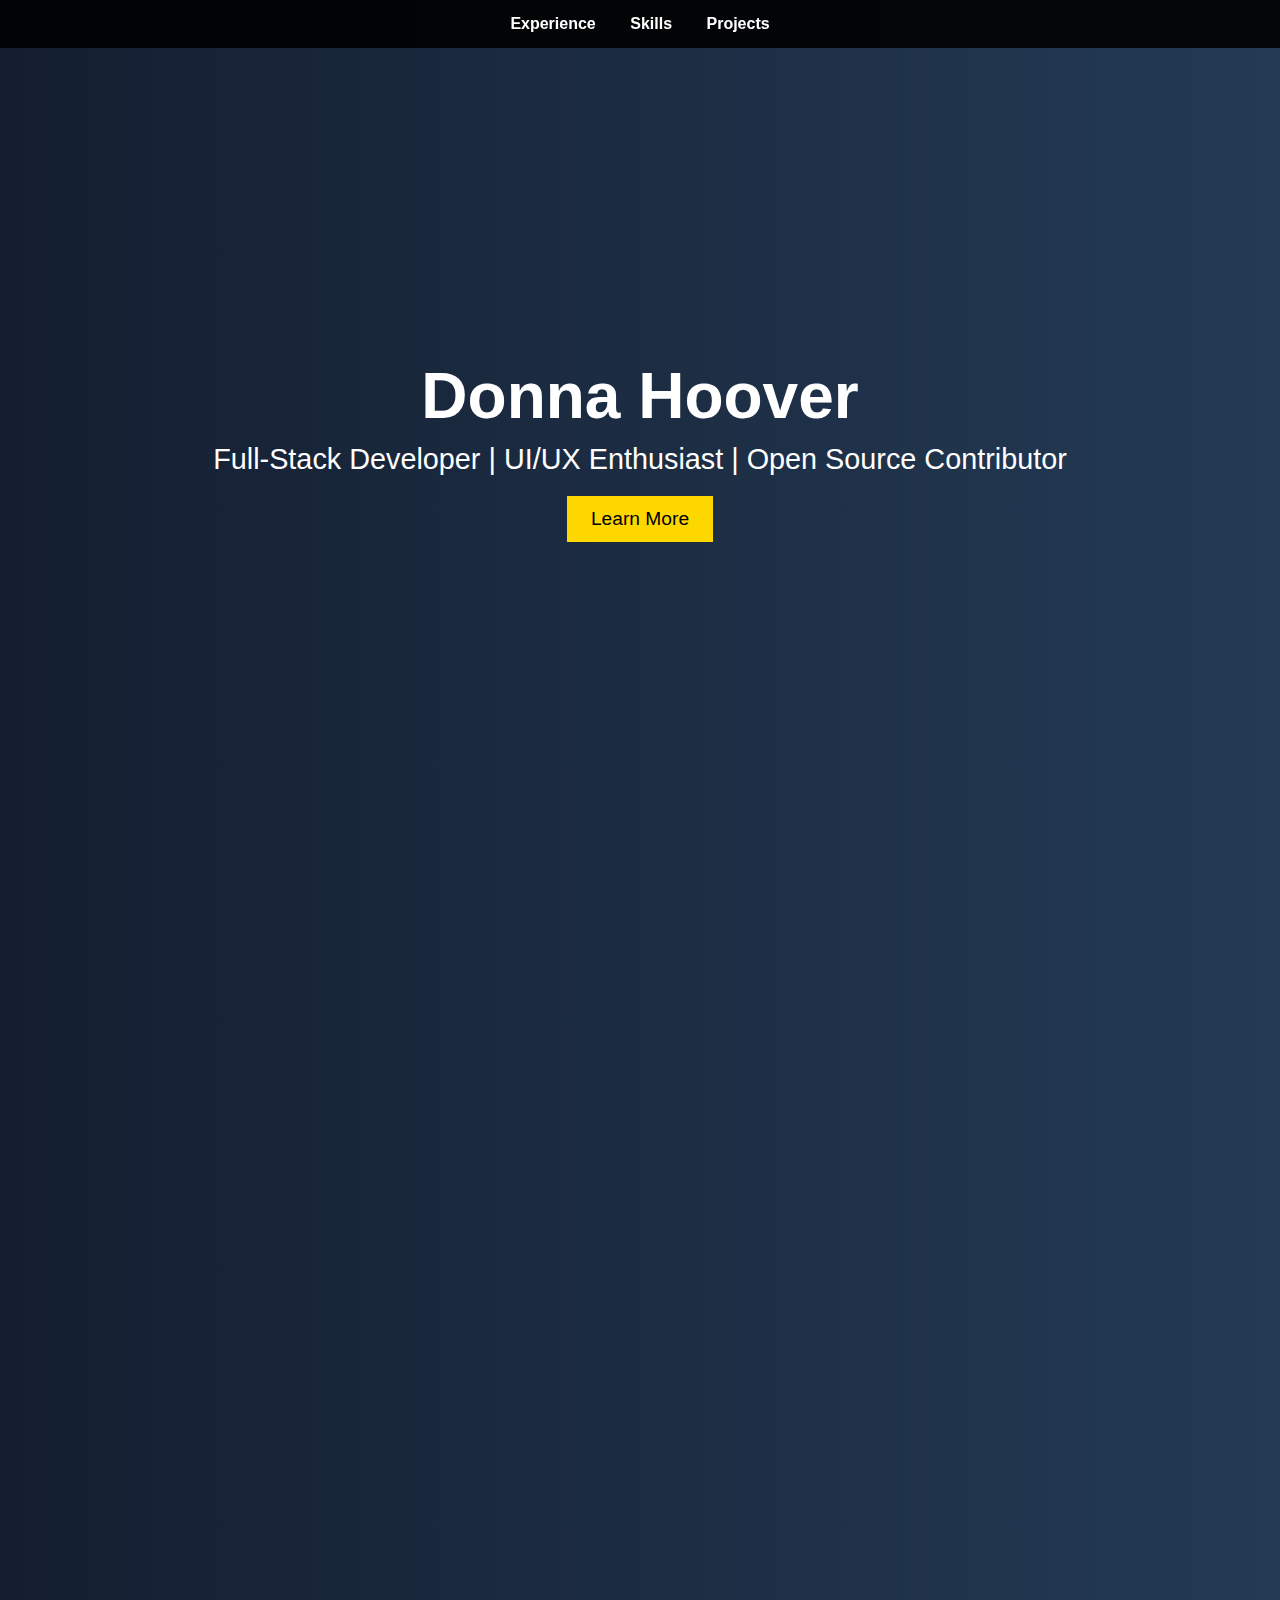
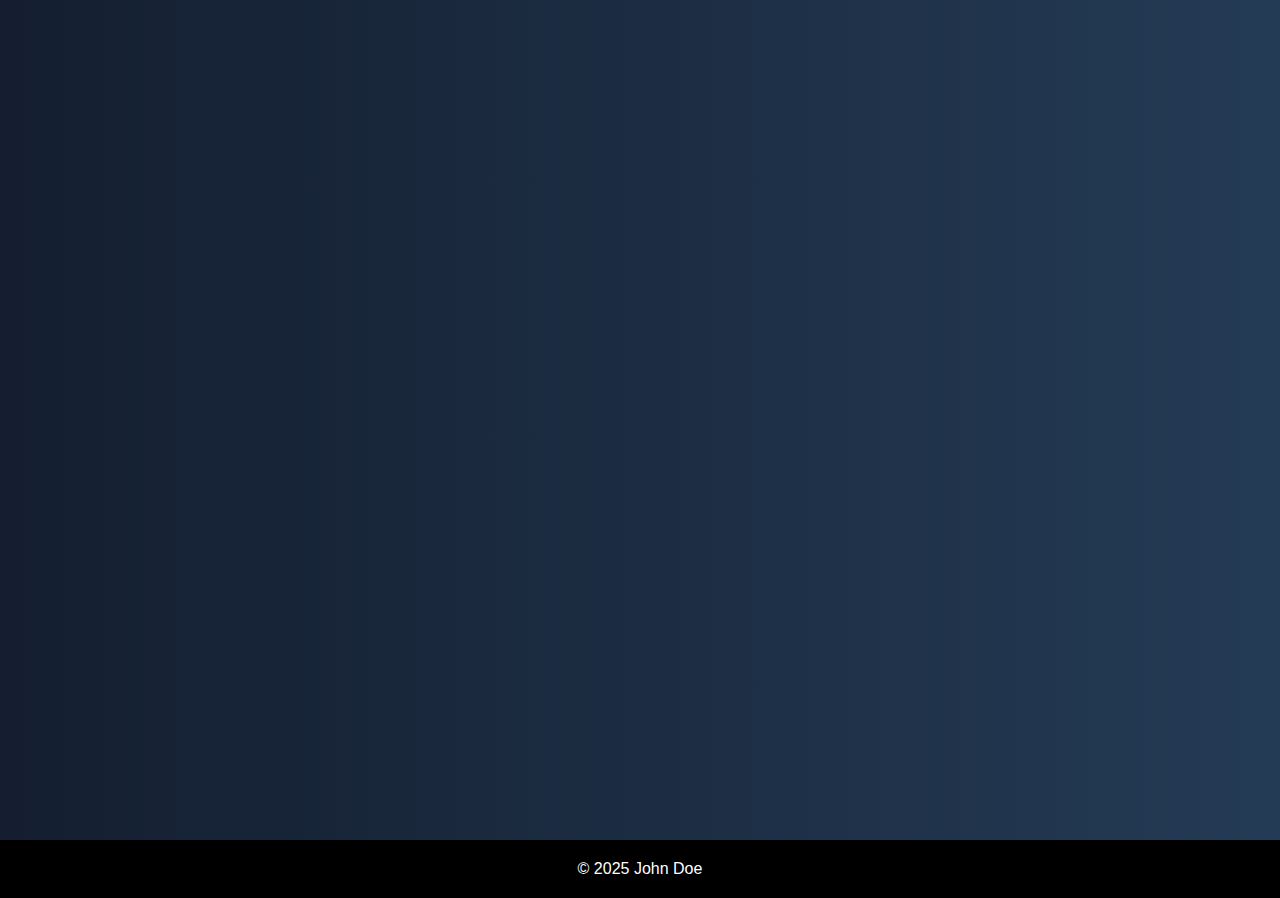
<file: templatePortfolios/portfolio5.html>
<!DOCTYPE html>
<html lang="en">
<head>
    <meta charset="UTF-8">
    <meta name="viewport" content="width=device-width, initial-scale=1.0">
    <title>Donna Hoover | Portfolio</title>
    <style>
        /* General Styles */
        * { box-sizing: border-box; margin: 0; padding: 0; font-family: 'Poppins', sans-serif; scroll-behavior: smooth; }
        body { background: linear-gradient(to right, #141E30, #243B55); color: #fff; }

        /* Animations */
        @keyframes fadeIn {
            from { opacity: 0; transform: translateY(20px); }
            to { opacity: 1; transform: translateY(0); }
        }

        .hidden { opacity: 0; transform: translateY(30px); transition: opacity 0.8s ease-out, transform 0.8s ease-out; }
        .show { opacity: 1; transform: translateY(0); }

        /* Sticky Navbar */
        .navbar { position: fixed; width: 100%; top: 0; left: 0; background: rgba(0, 0, 0, 0.9); padding: 15px; text-align: center; z-index: 1000; animation: fadeIn 1s ease-in-out; }
        .navbar a { color: #fff; margin: 0 15px; text-decoration: none; font-weight: bold; transition: color 0.3s; }
        .navbar a:hover { color: #FFD700; }

        /* Hero Section */
        .hero { height: 100vh; display: flex; flex-direction: column; justify-content: center; align-items: center; text-align: center; padding: 60px; }
        .hero h1 { font-size: 4rem; }
        .hero p { font-size: 1.8rem; margin-top: 10px; }
        .hero button { margin-top: 20px; padding: 12px 24px; font-size: 1.2rem; background: #FFD700; border: none; cursor: pointer; transition: background 0.3s ease-in-out; }
        .hero button:hover { background: #FFA500; }

        /* Section Styling */
        section { padding: 120px 20px; text-align: center; }
        .panel { background: rgba(255, 255, 255, 0.1); margin: 40px auto; border-radius: 10px; padding: 70px; width: 80%; max-width: 1000px; }

        /* Contact Section */
        .contact a { color: #FFD700; text-decoration: none; font-size: 1.3rem; transition: color 0.3s; }
        .contact a:hover { color: #FFA500; }
        
        /* Footer */
        footer { text-align: center; padding: 20px; background: black; margin-top: 40px; }
    </style>
</head>
<body>
<nav class="navbar">
    <a href="#experience">Experience</a>
    <a href="#skills">Skills</a>
    <a href="#projects">Projects</a>
</nav>

<section class="hero">
    <h1>Donna Hoover</h1>
    <p>Full-Stack Developer | UI/UX Enthusiast | Open Source Contributor</p>
    <button onclick="document.getElementById('about').scrollIntoView({ behavior: 'smooth' })">Learn More</button>
</section>

<section id="about" class="panel hidden">
    <h2>About Me</h2>
    <p>I am an innovative software developer with over 7 years of experience in web technologies, including React, Node.js, and Python. Passionate about building scalable applications and contributing to open-source projects.</p>
</section>

<section id="experience" class="panel hidden">
    <h2>Work Experience</h2>
    <p><strong>Lead Developer</strong> - GlobalTech (2021-Present)</p>
    <p>Developing high-performance applications and leading cross-functional teams.</p>
    <p><strong>Software Engineer</strong> - CodeCrafters (2018-2021)</p>
    <p>Created modular, scalable solutions for large-scale clients.</p>
</section>

<section id="education" class="panel hidden">
    <h2>Education</h2>
    <p><strong>Master’s in Computer Science</strong> - Tech University (2015-2017)</p>
    <p><strong>Bachelor’s in Information Technology</strong> - Digital Academy (2011-2015)</p>
</section>

<section id="skills" class="panel hidden">
    <h2>Skills</h2>
    <p>JavaScript (React, Vue, Node.js), Python (Django, Flask), UI/UX Design, Cloud Computing (AWS, GCP)</p>
</section>

<section id="projects" class="panel hidden">
    <h2>Projects</h2>
    <p><strong>AI Chatbot</strong> - Built an NLP-powered chatbot for customer support automation.</p>
    <p><strong>Finance Tracker</strong> - Developed a budgeting app with data visualization.</p>
    <p><strong>Open Source Library</strong> - Contributed to a JavaScript utility library used by thousands.</p>
</section>

<section id="contact" class="panel hidden">
    <h2>Contact Me</h2>
    <p>Email: <a href="mailto:donna.hoover@gmail.com" style="color: white">donna.hoover@gmail.com</a></p>
    <p>Phone: <a href="tel:+1234567890" style="color: white">+1 (234) 567-890</a></p>
</section>

<footer>
    <p>&copy; 2025 John Doe</p>
</footer>

<script>
    document.addEventListener("scroll", function() {
        const sections = document.querySelectorAll(".hidden");
        sections.forEach(section => {
            if (section.getBoundingClientRect().top < window.innerHeight * 0.75) {
                section.classList.add("show");
            }
        });
    });
</script>
</body>
</html>
</file>
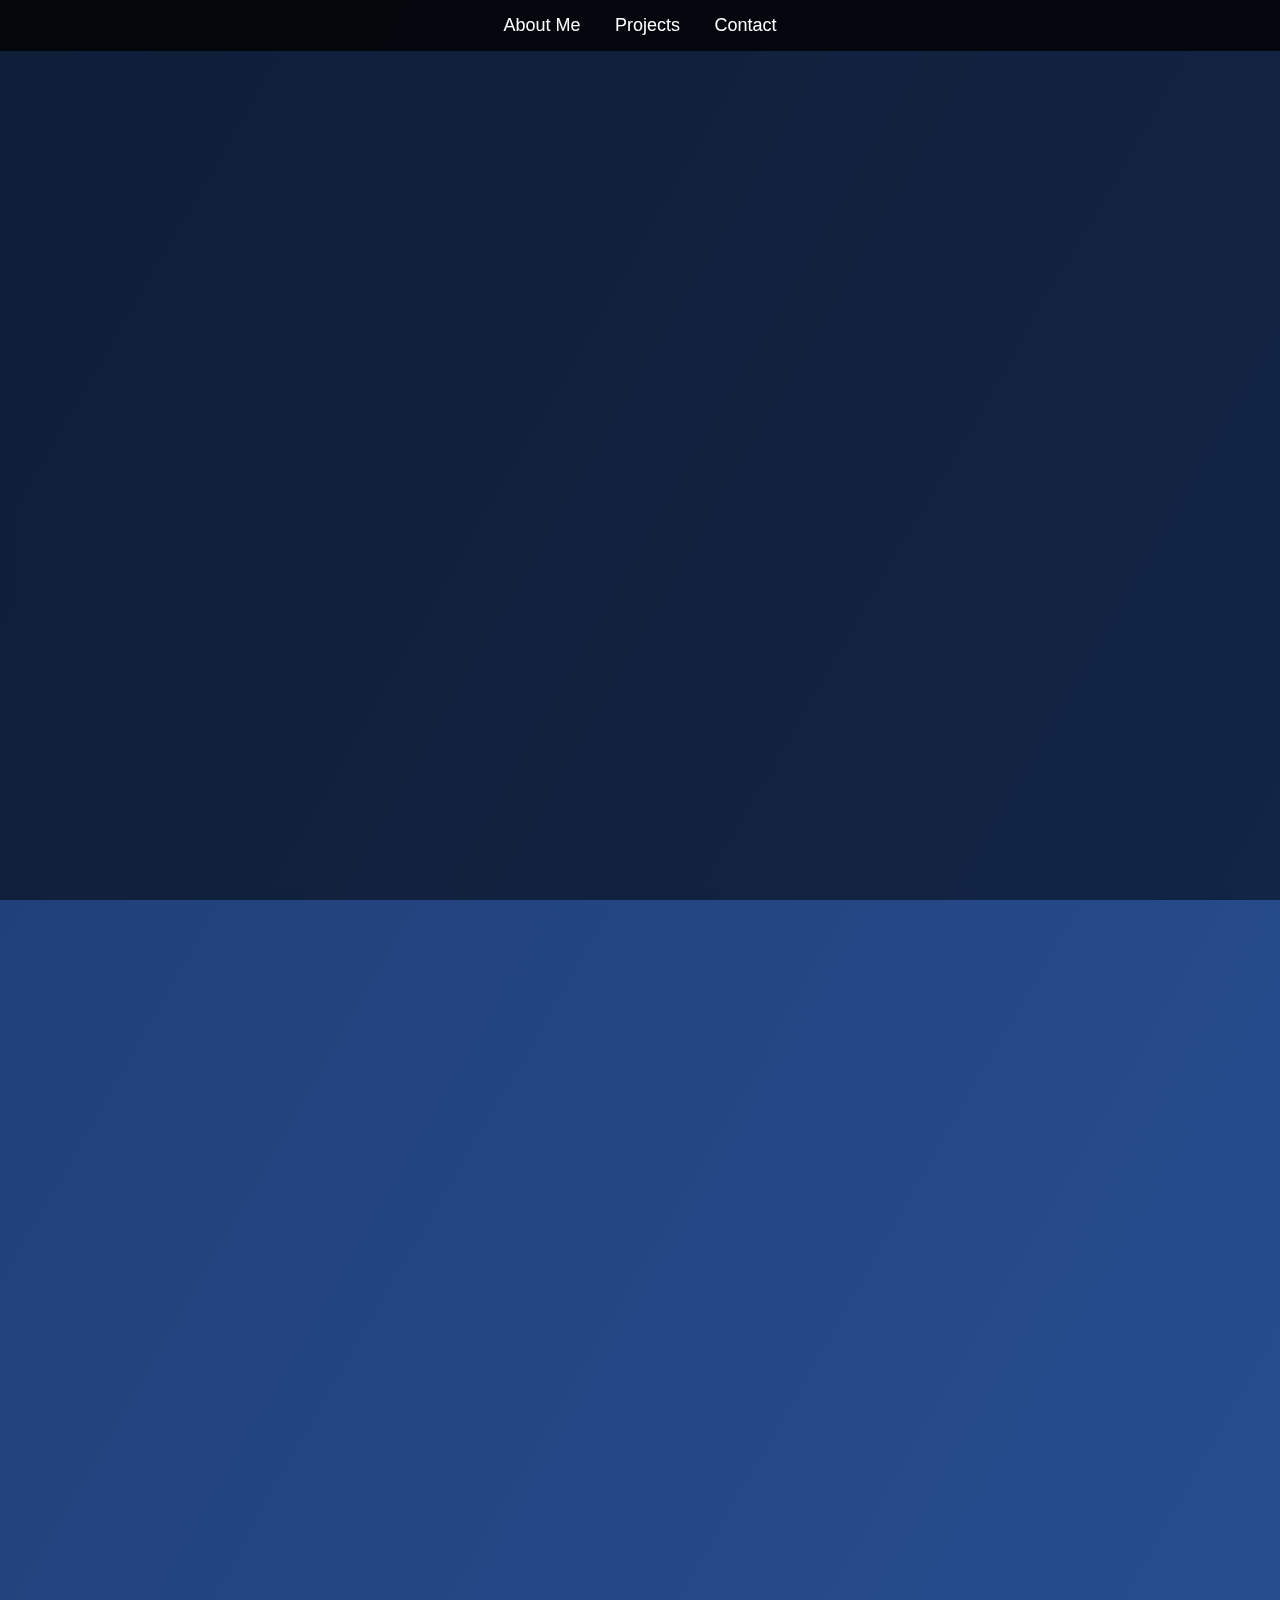
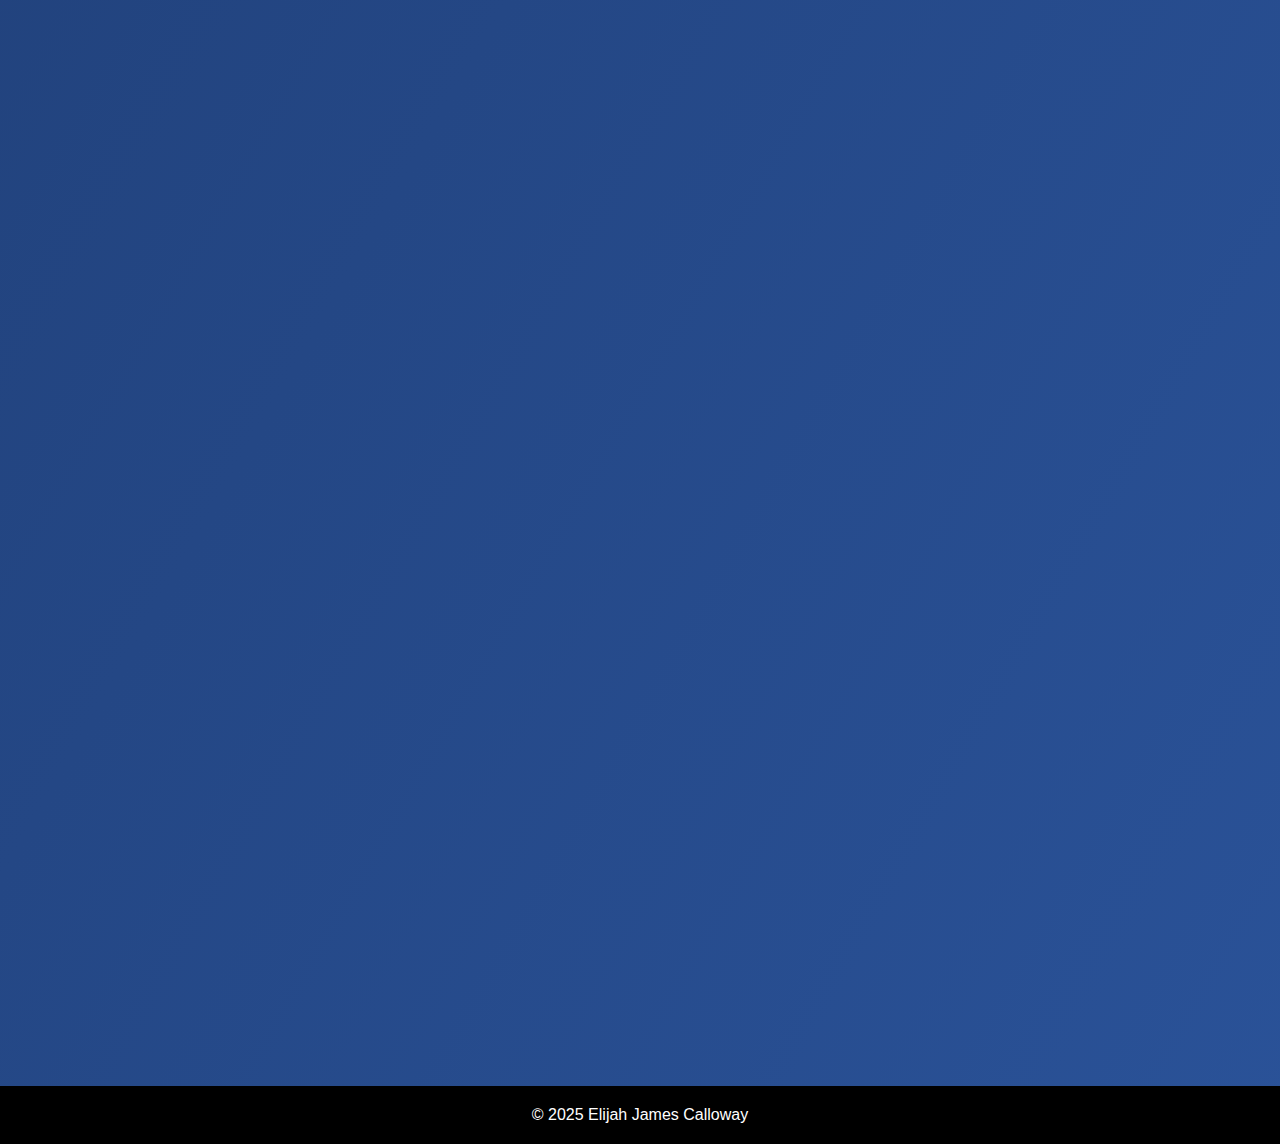
<file: templatePortfolios/portfolio7.html>
<!DOCTYPE html>
<html lang="en">

<head>
    <meta charset="UTF-8">
    <meta name="viewport" content="width=device-width, initial-scale=1.0">
    <title>Elijah James Calloway | Portfolio</title>
    <style>
        /* Reset and Global Styles */
        * {
            margin: 0;
            padding: 0;
            box-sizing: border-box;
            font-family: 'Roboto', sans-serif;
        }

        body {
            background: linear-gradient(120deg, #1e3c72, #2a5298);
            color: white;
            scroll-behavior: smooth;
        }

        .navbar {
            position: fixed;
            top: 0;
            width: 100%;
            background: rgba(0, 0, 0, 0.8);
            padding: 15px 0;
            text-align: center;
            z-index: 1000;
        }

        .navbar a {
            color: white;
            text-decoration: none;
            margin: 0 15px;
            font-size: 18px;
            transition: 0.3s;
        }

        .navbar a:hover {
            color: #66c2ff;
        }

        .hero {
            height: 100vh;
            display: flex;
            flex-direction: column;
            justify-content: center;
            align-items: center;
            text-align: center;
            background: url('https://images.pexels.com/photos/674010/pexels-photo-674010.jpeg') no-repeat center/cover;
            position: relative;
        }

        .hero::before {
            content: "";
            position: absolute;
            top: 0;
            left: 0;
            width: 100%;
            height: 100%;
            background: rgba(0, 0, 0, 0.5);
            backdrop-filter: blur(5px);
        }

        .hero h1 {
            font-size: 50px;
            z-index: 1;
            opacity: 0;
            animation: fadeIn 2s forwards;
        }

        .hero p {
            font-size: 20px;
            margin: 10px 0;
            z-index: 1;
            opacity: 0;
            animation: fadeIn 2s 1s forwards;
        }

        .hero button {
            padding: 10px 20px;
            font-size: 18px;
            margin-top: 10px;
            border: none;
            background: #66c2ff;
            color: white;
            cursor: pointer;
            transition: 0.3s;
            z-index: 1;
            opacity: 0;
            animation: fadeIn 2s 2s forwards;
        }

        .hero button:hover {
            background: #1e3c72;
        }

        section {
            padding: 100px 20px;
            text-align: center;
            opacity: 0;
            animation: fadeInUp 1s forwards;
        }

        section.visible {
            opacity: 1;
        }

        .panel {
            max-width: 1000px;
            margin: auto;
            background: rgba(255, 255, 255, 0.1);
            padding: 40px;
            border-radius: 15px;
            backdrop-filter: blur(10px);
            box-shadow: 0 0 10px rgba(0, 0, 0, 0.2);
        }

        .about-grid {
            display: grid;
            grid-template-columns: 1fr 1fr;
            gap: 20px;
            text-align: left;
        }

        .about-item {
            background: rgba(255, 255, 255, 0.2);
            padding: 20px;
            border-radius: 10px;
            backdrop-filter: blur(5px);
        }

        .projects .card {
            background: rgba(255, 255, 255, 0.2);
            color: white;
            padding: 20px;
            margin: 20px auto;
            width: 300px;
            border-radius: 10px;
            transition: 0.3s;
            backdrop-filter: blur(5px);
            opacity: 0;
            transform: translateY(50px);
            animation: slideUp 1s forwards;
        }

        .projects .card:hover {
            transform: scale(1.05);
        }

        .contact-info a {
            color: #66c2ff;
            font-size: 20px;
            display: block;
            margin-top: 10px;
        }

        footer {
            text-align: center;
            padding: 20px;
            background: black;
        }

        /* Keyframes for Animations */
        @keyframes fadeIn {
            to {
                opacity: 1;
            }
        }

        @keyframes fadeInUp {
            to {
                opacity: 1;
                transform: translateY(0);
            }
        }

        @keyframes slideUp {
            to {
                opacity: 1;
                transform: translateY(0);
            }
        }

    </style>
</head>

<body>
<div class="navbar">
    <a onclick="document.getElementById('about').scrollIntoView({behavior: 'smooth'})">About Me</a>
    <a onclick="document.getElementById('projects').scrollIntoView({behavior: 'smooth'})">Projects</a>
    <a onclick="document.getElementById('contact').scrollIntoView({behavior: 'smooth'})">Contact</a>
</div>
<div class="hero">
    <h1>Elijah James Calloway</h1>
    <p>Environmental Consultant | Adventurer</p>
    <button onclick="document.getElementById('about').scrollIntoView({behavior: 'smooth'})">Learn More</button>
</div>
<section id="about">
    <h2>About Me</h2>
    <div class="panel about-grid">
        <div class="about-item"><strong>Nickname:</strong> Eli</div>
        <div class="about-item"><strong>Born:</strong> August 17, 1991, Denver, Colorado</div>
        <div class="about-item"><strong>Ethnicity:</strong> Mixed (Irish and Mexican descent)</div>
        <div class="about-item"><strong>Education:</strong> University of Oregon (B.A. in Environmental Science)</div>
        <div class="about-item"><strong>Career:</strong> Environmental Consultant, former park ranger, bartender, freelance writer</div>
        <div class="about-item"><strong>Languages:</strong> English, Spanish, some German</div>
        <div class="about-item"><strong>Hobbies:</strong> Hiking, rock climbing, basketball, playing harmonica</div>
    </div>
</section>
<section id="projects" class="projects">
    <h2>Projects</h2>
    <div class="panel">
        <div class="card">
            <h3>Eco Restoration Project</h3>
            <p>Worked on restoring native plant ecosystems.</p>
        </div>
        <div class="card">
            <h3>Renewable Energy Initiative</h3>
            <p>Consulted for companies implementing solar power solutions.</p>
        </div>
        <div class="card">
            <h3>Wildlife Conservation Research</h3>
            <p>Conducted studies on endangered species habitats.</p>
        </div>
    </div>
</section>
<section id="contact" class="contact">
    <h2>Contact Me</h2>
    <div class="panel">
        <p>If you'd like to get in touch, you can reach me through the following:</p>
        <div class="contact-info">
            <p>Email: <a href="mailto:elijah.calloway@example.com">elijah.calloway@example.com</a></p>
            <p>Phone: <a href="tel:+1234567890">+1 (234) 567-890</a></p>
        </div>
    </div>
</section>
<footer>
    <p>&copy; 2025 Elijah James Calloway</p>
</footer>

<script>
    function isElementInView(element) {
        const rect = element.getBoundingClientRect();
        return (rect.bottom <= (window.innerHeight || document.documentElement.clientHeight) + 600);
    }

    window.addEventListener('scroll', () => {
        document.querySelectorAll('section').forEach(section => {
            if (isElementInView(section)) {
                section.classList.add('visible');
            } else {
                section.classList.remove('visible');
            }
        });

        document.querySelectorAll('.projects .card').forEach(card => {
            if (isElementInView(card)) {
                card.style.opacity = '1';
                card.style.transform = 'translateY(0)';
            }
        });
    });
</script>
</body>

</html>
</file>
<file: style.css>
* {
    margin: 0;
    padding: 0;
    box-sizing: border-box;
    font-family: 'Arial', sans-serif;
}

html {
    overflow-x: clip;
}

.websiteExample {
    height: 700px;
    width: min(100%, 600px);
    margin: 5px 0;
    transition: transform ease-in-out 1s, scale ease-in-out 1s;
    transform: translateX(-100vw) rotate(90deg);
    scale: 0;
}

.websiteExample iframe {
    pointer-events: none;
    height: 100%;
    width: 100%;
    border: none;
    border-radius: 10px;
    box-shadow: 0 0 10px #777777;
}

.websiteExample:hover {
    scale: 1.01;
}

.websiteExampleFull {
    position: fixed;
    top: 0;
    left: 0;
    width: 100vw;
    height: 100vh;
    transition: all 0.9s ease; /* Ensure smooth transition for transform and opacity */
    scale: 0;
    z-index: 1000;
}

.websiteExampleFull iframe {
    width: 100%;
    height: 100%;
    border: none;
}

#websites {
    display: flex;
    flex-wrap: wrap;
    align-content: center;
    justify-content: space-evenly;
    margin: 0 20px;
}

#websiteUnFocus {
    width: 100px;
    height: 100px;
    opacity: 0.7;
    position: fixed;
    left: 28px;
    top: 0;
    transform: translateX(-200px);
    transition: transform ease-in-out 0.3s;
    z-index: 100000;
    scale: 0.5;
}

#websiteUnFocus:hover {
    cursor: pointer;
}

#websiteUnFocus div {
    width: 10px;
    height: 100px;
    border-radius: 5px;
    background: white;
    position: absolute;
    left: 0;
    right: 0;
}

h1 {
    text-align: center;
    margin: 20px 0;
}

h2 {
    text-align: center;
    font-weight: normal;
}

.title {
    letter-spacing: 5px;
    margin: 50px 10px;
}

#header {
    background: linear-gradient(135deg, #5D3FD3, #9C27B0);
    color: white;
    display: flex;
    flex-direction: column;
    align-content: center;
    align-items: center;
    gap: 40px;
    padding: 20px 10px;
}

#about {
    display: flex;
    flex-direction: column;
    align-content: center;
    align-items: center;
    gap: 40px;
    padding: 50px;
    border-radius: 10px;
    box-shadow: 0 0 10px #8f8f8f;
    margin: 0 50px;
    line-height: 30px;
    letter-spacing: 1px;
    font-size: 20px;
    opacity: 0;
    transform: translateY(-30px);
    transition: all ease-in-out 1s;
}

#order {
    display: flex;
    flex-direction: column;
    align-content: center;
    align-items: center;
    gap: 40px;
    padding: 50px;
    border-radius: 10px;
    box-shadow: 0 0 10px #8f8f8f;
    margin: 0 50px;
    line-height: 30px;
    letter-spacing: 1px;
    font-size: 20px;
    opacity: 0;
    transform: translateY(-30px);
    transition: all ease-in-out 1s;
}

#order button {
    padding: 12px 36px;
    background-color: #9C27B0;
    border: none;
    color: white;
    text-decoration: none;
    font-size: 1.2rem;
    border-radius: 30px;
    transition: all 0.3s ease;
    width: 90%;
    text-align: center;
}

#order button:hover {
    background-color: #5D3FD3;
}

#contact {
    display: flex;
    flex-direction: column;
    align-content: center;
    align-items: center;
    gap: 40px;
    padding: 50px 25px;
    border-radius: 10px;
    box-shadow: 0 0 10px #8f8f8f;
    margin: 0 50px;
    line-height: 30px;
    letter-spacing: 1px;
    font-size: 20px;
    opacity: 0;
    transform: translateY(-30px);
    transition: all ease-in-out 1s;
}

#contact form {
    display: flex;
    flex-direction: column;
    align-content: center;
    align-items: center;
    gap: 10px;
    width: 100%;
}

input[type="text"],
input[type="email"] {
    width: 100%;
    padding: 15px;
    border-style: solid;
    border-color: #9C27B0;
    border-radius: 30px;
    border-width: 3px;
    overflow: auto;
    font-size: 19px;
}

textarea {
    width: 100%;
    height: 300px;
    padding: 15px;
    border-style: solid;
    border-color: #9C27B0;
    border-radius: 30px;
    border-width: 3px;
    overflow: auto;
    font-size: 19px;
}

textarea::placeholder {
    font-size: 19px;
}

label {
    transition: all ease-in-out 0.2s;
    transform: translateY(-80px);
    margin-left: 15px;
    padding: 0 5px;
    border-radius: 3px;
    align-self: start;
    background: white;
    z-index: 10;
    color: #757575;
    font-size: 13px;
}

input:placeholder-shown + label {
    transform: translateY(-53px);
    font-size: 19px;
}

input[type="submit"] {
    padding: 12px 36px;
    background-color: #9C27B0;
    border: none;
    color: white;
    text-decoration: none;
    font-size: 1.2rem;
    border-radius: 30px;
    transition: all 0.3s ease;
    width: 90%;
    text-align: center;
}

.hero-btn {
    padding: 12px 36px;
    background-color: #333;
    color: white;
    text-decoration: none;
    font-size: 1.2rem;
    border-radius: 30px;
    transition: background-color 0.3s ease;
    width: 200px;
    text-align: center;
}

nav {
    position: sticky;
    top: 0;
    background-color: #333;
    padding: 15px 0;
    z-index: 100;
}

nav ul {
    display: flex;
    justify-content: center;
    list-style: none;
}

nav ul li {
    margin: 0 25px;
}

nav ul li a {
    color: white;
    text-decoration: none;
    font-size: 1.3rem;
    transition: color 0.3s ease;
}

nav ul li a:hover {
    color: #9C27B0;
}
</file>
